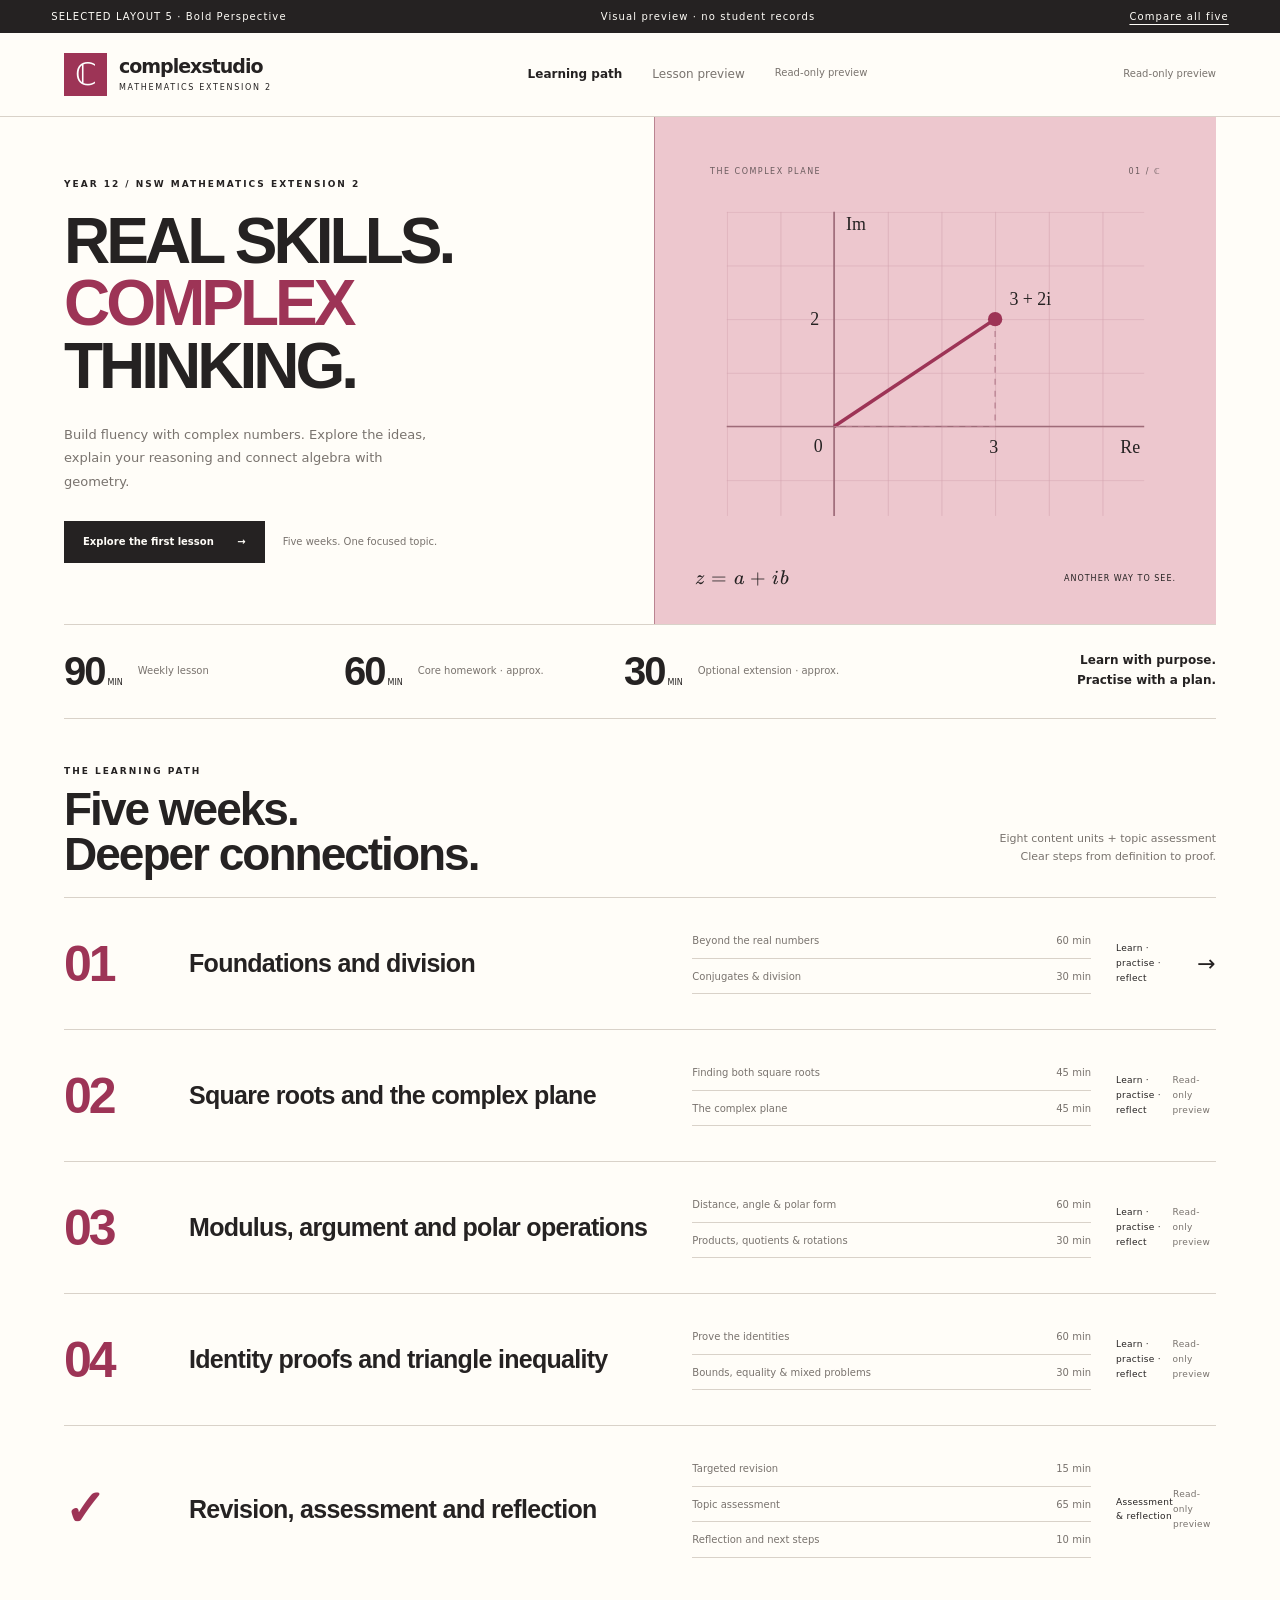
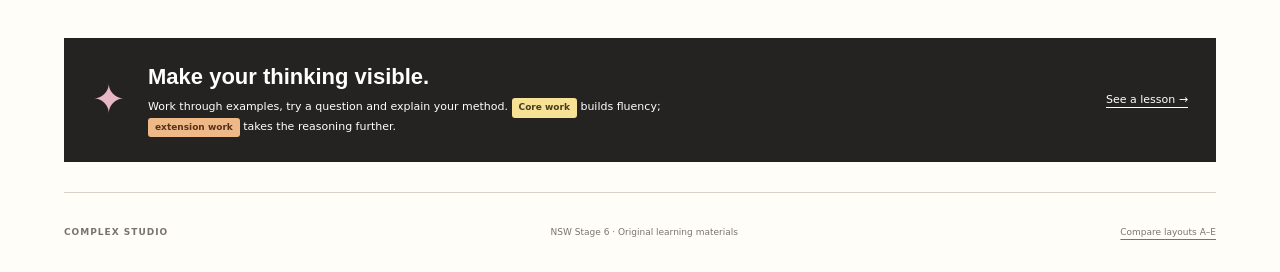
<file: index.html>
<!doctype html>
<html lang="en">
<head>
  <meta charset="utf-8"><meta name="viewport" content="width=device-width,initial-scale=1">
  <title>E · Bold Perspective · Complex Studio</title>
  <link rel="stylesheet" href="assets/design-options.css">
  <link rel="stylesheet" href="assets/katex/katex.min.css">
  <script defer src="assets/katex/katex.min.js"></script><script defer src="assets/katex/contrib/auto-render.min.js"></script>
  <script defer src="assets/design-options.js"></script>
</head>
<body class="design-e">
<a class="skip-link" href="#content">Skip to content</a>
<div class="preview-bar"><span>SELECTED LAYOUT 5 · Bold Perspective</span><span>Visual preview · no student records</span><a href="layouts.html">Compare all five</a></div>
<div class="site-shell">
<header class="site-header">
  <a class="logo" href="e.html"><span class="logo-mark">ℂ</span><span>complex<span class="logo-second">studio</span><small>MATHEMATICS EXTENSION 2</small></span></a>
  <nav aria-label="Preview navigation"><a href="e.html" aria-current="page">Learning path</a><a href="e-lesson.html" >Lesson preview</a><span class="small-note">Read-only preview</span></nav>
  <span class="small-note">Read-only preview</span>
  <div class="rail-caption">YEAR 12<br>STAGE 6<br>NSW</div>
</header>
<main id="content">

<section class="hero">
  <div class="hero-copy"><p class="eyebrow">YEAR 12 / NSW MATHEMATICS EXTENSION 2</p><div class="topic-tag">TOPIC 01 · COMPLEX NUMBERS</div><h1>REAL SKILLS.<br><em>COMPLEX</em><br>THINKING.</h1><p class="intro">Build fluency with complex numbers. Explore the ideas, explain your reasoning and connect algebra with geometry.</p><div class="hero-actions"><a class="primary" href="e-lesson.html">Explore the first lesson <span aria-hidden="true">→</span></a><span class="small-note">Five weeks. One focused topic.</span></div></div>
  <div class="hero-visual"><div class="visual-top"><span>THE COMPLEX PLANE</span><span>01 / ℂ</span></div>
    <svg viewBox="0 0 420 320" role="img" aria-label="Argand diagram: 3 plus 2i is at coordinates (3,2); each grid interval is one unit."><defs><pattern id="grid" x="35" y="30" width="45" height="45" patternUnits="userSpaceOnUse"><path d="M45 0H0V45" fill="none" class="grid-line"/></pattern></defs><rect x="35" y="30" width="350" height="255" fill="url(#grid)"/><path d="M35 210H385 M125 30V285" class="axis-line"/><path d="M125 210L260 120" class="radius-line"/><path d="M260 120V210H125" class="guide-line"/><circle cx="260" cy="120" r="6" class="point"/><g class="graph-label"><text x="272" y="108">3 + 2i</text><text x="365" y="232">Re</text><text x="135" y="45">Im</text><text x="108" y="231">0</text><text x="255" y="232">3</text><text x="105" y="125">2</text></g></svg>
    <div class="visual-bottom"><span>\(z=a+ib\)</span><span>ANOTHER WAY TO SEE.</span></div>
  </div>
</section>
<section class="rhythm" aria-label="Weekly workload"><div><span class="rhythm-number">90<span>MIN</span></span><span>Weekly lesson</span></div><div><span class="rhythm-number">60<span>MIN</span></span><span>Core homework · approx.</span></div><div><span class="rhythm-number">30<span>MIN</span></span><span>Optional extension · approx.</span></div><p>Learn with purpose.<br>Practise with a plan.</p></section>
<section class="learning-path"><div class="section-heading"><div><p class="eyebrow">THE LEARNING PATH</p><h2>Five weeks.<br class="e-only"> Deeper connections.</h2></div><p>Eight content units + topic assessment<br>Clear steps from definition to proof.</p></div><div class="week-grid">
<article class="week-card"><div class="week-top"><span>WEEK 1</span><span class="week-icon">01</span></div><h3>Foundations and division</h3><div class="unit-list"><p>Beyond the real numbers<span>60 min</span></p><p>Conjugates &amp; division<span>30 min</span></p></div><div class="week-footer"><span>Learn · practise · reflect</span><a href="e-lesson.html" aria-label="Preview week 1">→</a></div></article><article class="week-card"><div class="week-top"><span>WEEK 2</span><span class="week-icon">02</span></div><h3>Square roots and the complex plane</h3><div class="unit-list"><p>Finding both square roots<span>45 min</span></p><p>The complex plane<span>45 min</span></p></div><div class="week-footer"><span>Learn · practise · reflect</span><span class="small-note">Read-only preview</span></div></article><article class="week-card"><div class="week-top"><span>WEEK 3</span><span class="week-icon">03</span></div><h3>Modulus, argument and polar operations</h3><div class="unit-list"><p>Distance, angle &amp; polar form<span>60 min</span></p><p>Products, quotients &amp; rotations<span>30 min</span></p></div><div class="week-footer"><span>Learn · practise · reflect</span><span class="small-note">Read-only preview</span></div></article><article class="week-card"><div class="week-top"><span>WEEK 4</span><span class="week-icon">04</span></div><h3>Identity proofs and triangle inequality</h3><div class="unit-list"><p>Prove the identities<span>60 min</span></p><p>Bounds, equality &amp; mixed problems<span>30 min</span></p></div><div class="week-footer"><span>Learn · practise · reflect</span><span class="small-note">Read-only preview</span></div></article><article class="week-card"><div class="week-top"><span>WEEK 5</span><span class="week-icon">✓</span></div><h3>Revision, assessment and reflection</h3><div class="unit-list"><p>Targeted revision<span>15 min</span></p><p>Topic assessment<span>65 min</span></p><p>Reflection and next steps<span>10 min</span></p></div><div class="week-footer"><span>Assessment & reflection</span><span class="small-note">Read-only preview</span></div></article>
</div></section>
<section class="practice-note"><span class="note-symbol">✦</span><div><h3>Make your thinking visible.</h3><p>Work through examples, try a question and explain your method. <span class="core-label">Core work</span> builds fluency; <span class="extension-label">extension work</span> takes the reasoning further.</p></div><a href="e-lesson.html">See a lesson →</a></section>

<footer><span>COMPLEX STUDIO</span><span>NSW Stage 6 · Original learning materials</span><a href="layouts.html">Compare layouts A–E</a></footer>
</main></div></body></html>
</file>
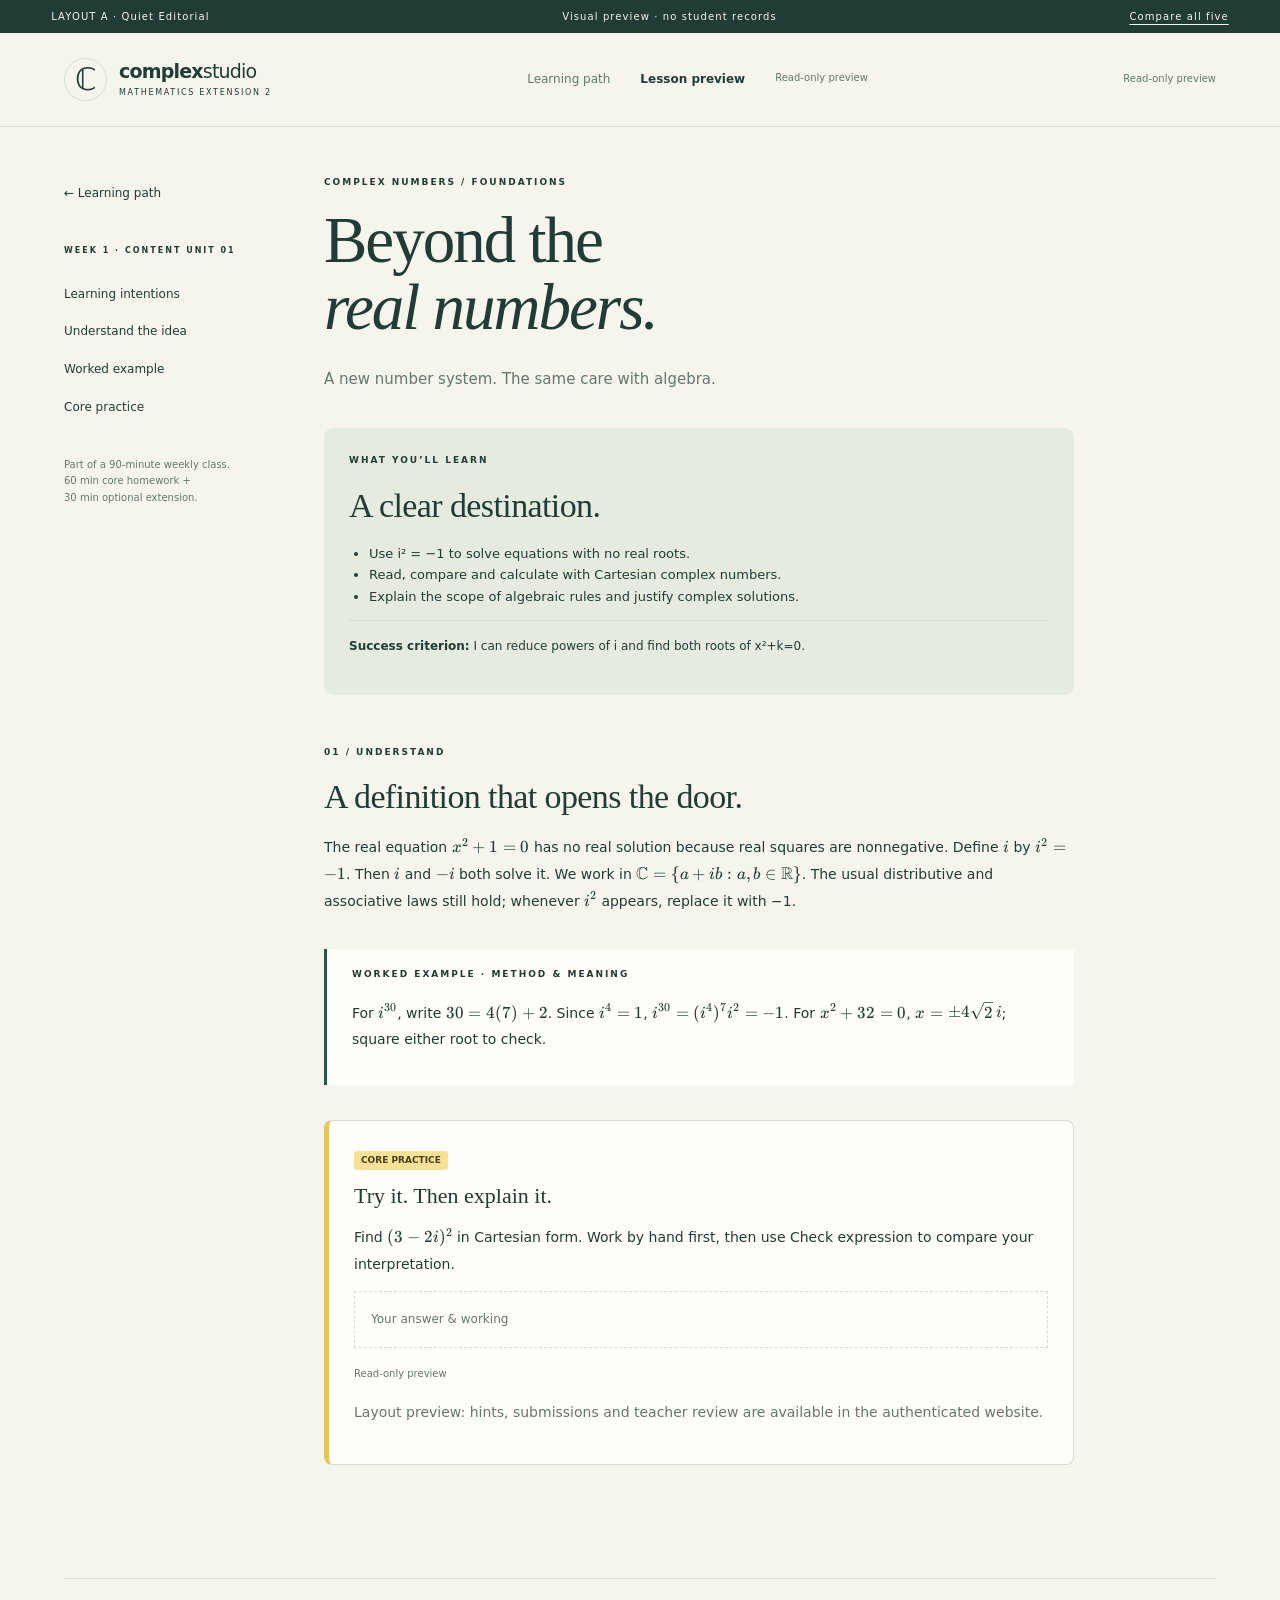
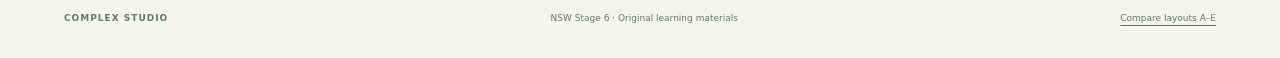
<file: a-lesson.html>
<!doctype html>
<html lang="en">
<head>
  <meta charset="utf-8"><meta name="viewport" content="width=device-width,initial-scale=1">
  <title>A · Quiet Editorial · Complex Studio</title>
  <link rel="stylesheet" href="assets/design-options.css">
  <link rel="stylesheet" href="assets/katex/katex.min.css">
  <script defer src="assets/katex/katex.min.js"></script><script defer src="assets/katex/contrib/auto-render.min.js"></script>
  <script defer src="assets/design-options.js"></script>
</head>
<body class="design-a">
<a class="skip-link" href="#content">Skip to content</a>
<div class="preview-bar"><span>LAYOUT A · Quiet Editorial</span><span>Visual preview · no student records</span><a href="layouts.html">Compare all five</a></div>
<div class="site-shell">
<header class="site-header">
  <a class="logo" href="a.html"><span class="logo-mark">ℂ</span><span>complex<span class="logo-second">studio</span><small>MATHEMATICS EXTENSION 2</small></span></a>
  <nav aria-label="Preview navigation"><a href="a.html" >Learning path</a><a href="a-lesson.html" aria-current="page">Lesson preview</a><span class="small-note">Read-only preview</span></nav>
  <span class="small-note">Read-only preview</span>
  <div class="rail-caption">YEAR 12<br>STAGE 6<br>NSW</div>
</header>
<main id="content">

<div class="lesson-shell"><aside class="lesson-menu"><a href="a.html">← Learning path</a><p class="eyebrow">WEEK 1 · CONTENT UNIT 01</p><a href="#intentions">Learning intentions</a><a href="#understand">Understand the idea</a><a href="#example">Worked example</a><a href="#practice">Core practice</a><p>Part of a 90-minute weekly class.<br>60 min core homework +<br>30 min optional extension.</p></aside><article class="lesson-body"><p class="eyebrow">COMPLEX NUMBERS / FOUNDATIONS</p><h1>Beyond the<br><em>real numbers.</em></h1><p class="intro">A new number system. The same care with algebra.</p><section id="intentions" class="intentions"><p class="eyebrow">WHAT YOU’LL LEARN</p><h2>A clear destination.</h2><ul><li>Use i² = −1 to solve equations with no real roots.</li><li>Read, compare and calculate with Cartesian complex numbers.</li><li>Explain the scope of algebraic rules and justify complex solutions.</li></ul><p class="criteria"><b>Success criterion:</b> I can reduce powers of i and find both roots of x²+k=0.</p></section><section id="understand"><p class="eyebrow">01 / UNDERSTAND</p><h2>A definition that opens the door.</h2><p>The real equation \(x^2+1=0\) has no real solution because real squares are nonnegative. Define \(i\) by \(i^2=-1\). Then \(i\) and \(-i\) both solve it. We work in \(\mathbb C=\{a+ib:a,b\in\mathbb R\}\). The usual distributive and associative laws still hold; whenever \(i^2\) appears, replace it with −1.</p></section><section id="example" class="worked-example"><p class="eyebrow">WORKED EXAMPLE · METHOD & MEANING</p><p>For \(i^{30}\), write \(30=4(7)+2\). Since \(i^4=1\), \(i^{30}=(i^4)^7i^2=-1\). For \(x^2+32=0\), \(x=\pm4\sqrt2\,i\); square either root to check.</p></section><section id="practice" class="practice-card"><span class="core-label">CORE PRACTICE</span><h3>Try it. Then explain it.</h3><p>Find \((3-2i)^2\) in Cartesian form. Work by hand first, then use Check expression to compare your interpretation.</p><p class="answer-placeholder">Your answer & working</p><span class="small-note">Read-only preview</span><p class="small-note">Layout preview: hints, submissions and teacher review are available in the authenticated website.</p></section></article></div>

<footer><span>COMPLEX STUDIO</span><span>NSW Stage 6 · Original learning materials</span><a href="layouts.html">Compare layouts A–E</a></footer>
</main></div></body></html>
</file>
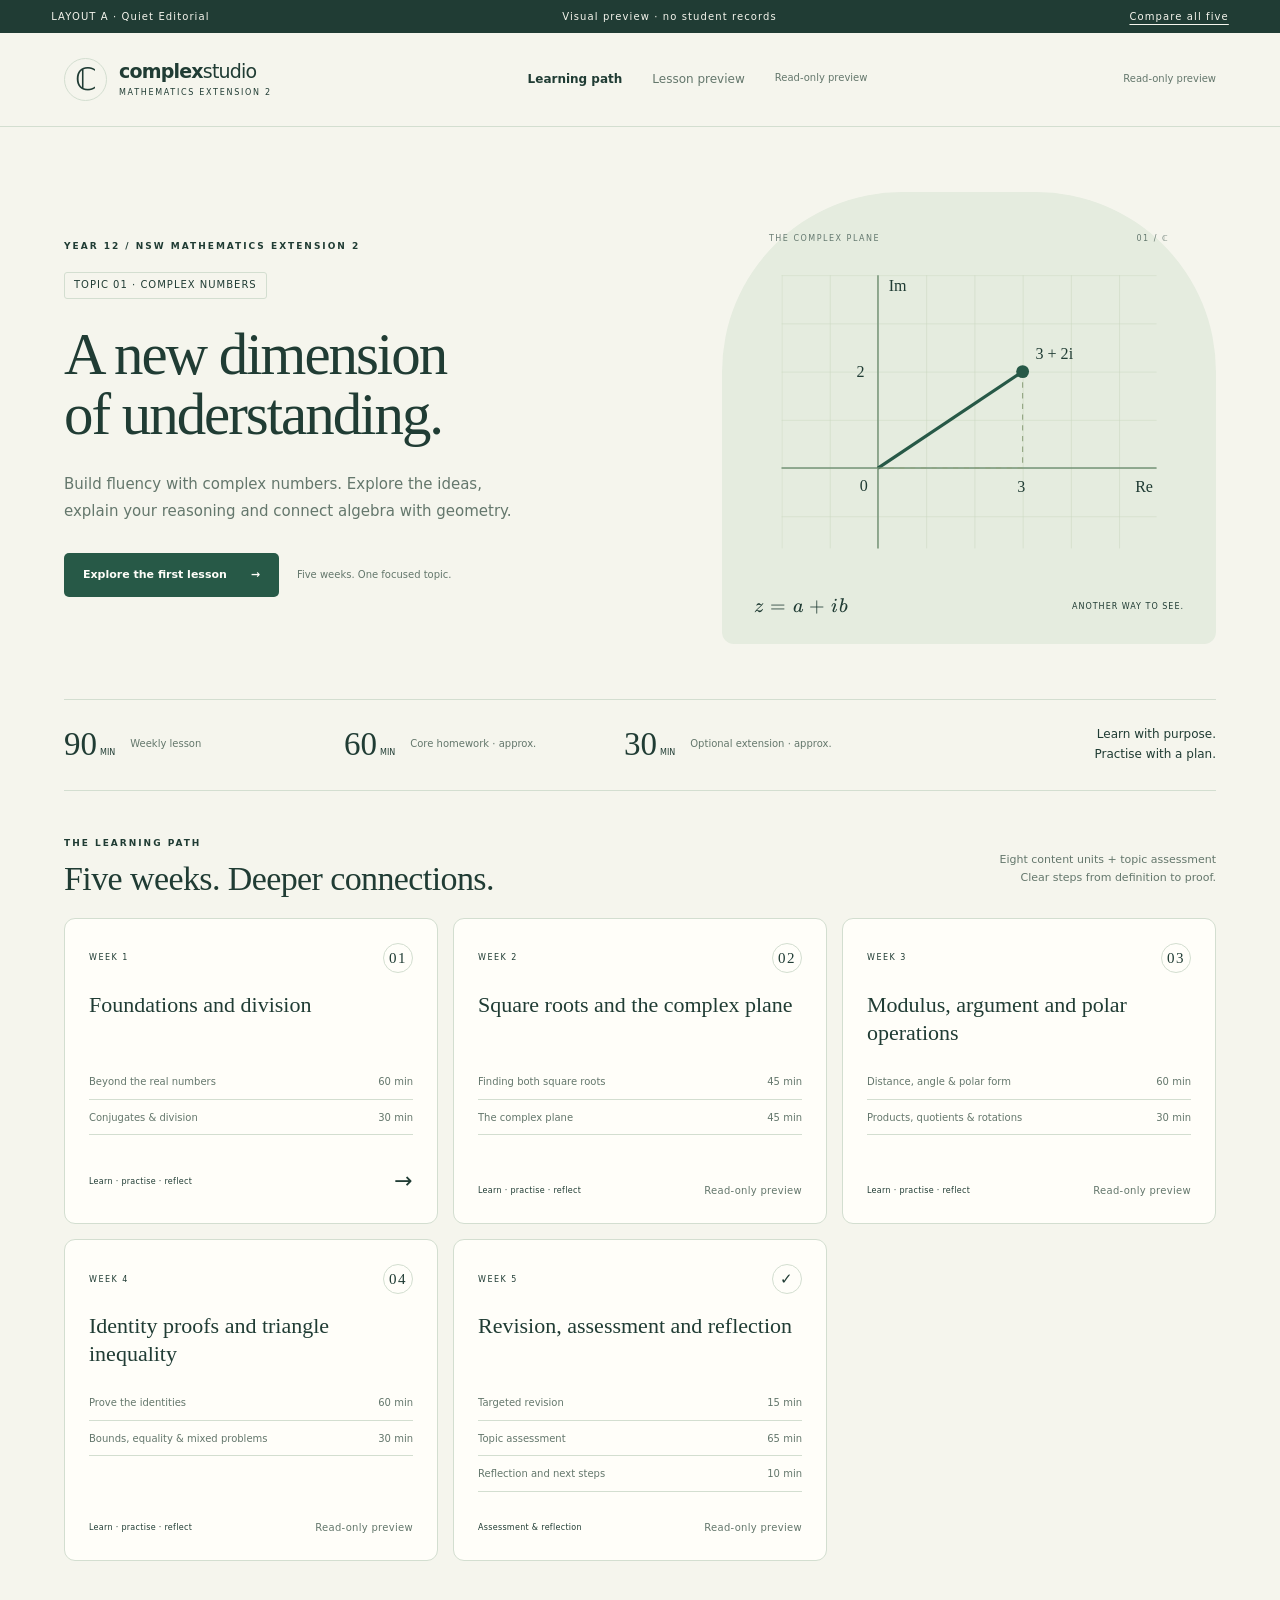
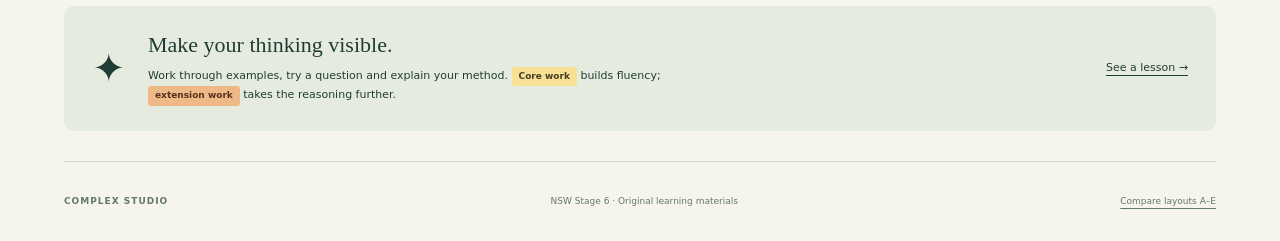
<file: a.html>
<!doctype html>
<html lang="en">
<head>
  <meta charset="utf-8"><meta name="viewport" content="width=device-width,initial-scale=1">
  <title>A · Quiet Editorial · Complex Studio</title>
  <link rel="stylesheet" href="assets/design-options.css">
  <link rel="stylesheet" href="assets/katex/katex.min.css">
  <script defer src="assets/katex/katex.min.js"></script><script defer src="assets/katex/contrib/auto-render.min.js"></script>
  <script defer src="assets/design-options.js"></script>
</head>
<body class="design-a">
<a class="skip-link" href="#content">Skip to content</a>
<div class="preview-bar"><span>LAYOUT A · Quiet Editorial</span><span>Visual preview · no student records</span><a href="layouts.html">Compare all five</a></div>
<div class="site-shell">
<header class="site-header">
  <a class="logo" href="a.html"><span class="logo-mark">ℂ</span><span>complex<span class="logo-second">studio</span><small>MATHEMATICS EXTENSION 2</small></span></a>
  <nav aria-label="Preview navigation"><a href="a.html" aria-current="page">Learning path</a><a href="a-lesson.html" >Lesson preview</a><span class="small-note">Read-only preview</span></nav>
  <span class="small-note">Read-only preview</span>
  <div class="rail-caption">YEAR 12<br>STAGE 6<br>NSW</div>
</header>
<main id="content">

<section class="hero">
  <div class="hero-copy"><p class="eyebrow">YEAR 12 / NSW MATHEMATICS EXTENSION 2</p><div class="topic-tag">TOPIC 01 · COMPLEX NUMBERS</div><h1>A new dimension<br>of understanding.</h1><p class="intro">Build fluency with complex numbers. Explore the ideas, explain your reasoning and connect algebra with geometry.</p><div class="hero-actions"><a class="primary" href="a-lesson.html">Explore the first lesson <span aria-hidden="true">→</span></a><span class="small-note">Five weeks. One focused topic.</span></div></div>
  <div class="hero-visual"><div class="visual-top"><span>THE COMPLEX PLANE</span><span>01 / ℂ</span></div>
    <svg viewBox="0 0 420 320" role="img" aria-label="Argand diagram: 3 plus 2i is at coordinates (3,2); each grid interval is one unit."><defs><pattern id="grid" x="35" y="30" width="45" height="45" patternUnits="userSpaceOnUse"><path d="M45 0H0V45" fill="none" class="grid-line"/></pattern></defs><rect x="35" y="30" width="350" height="255" fill="url(#grid)"/><path d="M35 210H385 M125 30V285" class="axis-line"/><path d="M125 210L260 120" class="radius-line"/><path d="M260 120V210H125" class="guide-line"/><circle cx="260" cy="120" r="6" class="point"/><g class="graph-label"><text x="272" y="108">3 + 2i</text><text x="365" y="232">Re</text><text x="135" y="45">Im</text><text x="108" y="231">0</text><text x="255" y="232">3</text><text x="105" y="125">2</text></g></svg>
    <div class="visual-bottom"><span>\(z=a+ib\)</span><span>ANOTHER WAY TO SEE.</span></div>
  </div>
</section>
<section class="rhythm" aria-label="Weekly workload"><div><span class="rhythm-number">90<span>MIN</span></span><span>Weekly lesson</span></div><div><span class="rhythm-number">60<span>MIN</span></span><span>Core homework · approx.</span></div><div><span class="rhythm-number">30<span>MIN</span></span><span>Optional extension · approx.</span></div><p>Learn with purpose.<br>Practise with a plan.</p></section>
<section class="learning-path"><div class="section-heading"><div><p class="eyebrow">THE LEARNING PATH</p><h2>Five weeks.<br class="e-only"> Deeper connections.</h2></div><p>Eight content units + topic assessment<br>Clear steps from definition to proof.</p></div><div class="week-grid">
<article class="week-card"><div class="week-top"><span>WEEK 1</span><span class="week-icon">01</span></div><h3>Foundations and division</h3><div class="unit-list"><p>Beyond the real numbers<span>60 min</span></p><p>Conjugates &amp; division<span>30 min</span></p></div><div class="week-footer"><span>Learn · practise · reflect</span><a href="a-lesson.html" aria-label="Preview week 1">→</a></div></article><article class="week-card"><div class="week-top"><span>WEEK 2</span><span class="week-icon">02</span></div><h3>Square roots and the complex plane</h3><div class="unit-list"><p>Finding both square roots<span>45 min</span></p><p>The complex plane<span>45 min</span></p></div><div class="week-footer"><span>Learn · practise · reflect</span><span class="small-note">Read-only preview</span></div></article><article class="week-card"><div class="week-top"><span>WEEK 3</span><span class="week-icon">03</span></div><h3>Modulus, argument and polar operations</h3><div class="unit-list"><p>Distance, angle &amp; polar form<span>60 min</span></p><p>Products, quotients &amp; rotations<span>30 min</span></p></div><div class="week-footer"><span>Learn · practise · reflect</span><span class="small-note">Read-only preview</span></div></article><article class="week-card"><div class="week-top"><span>WEEK 4</span><span class="week-icon">04</span></div><h3>Identity proofs and triangle inequality</h3><div class="unit-list"><p>Prove the identities<span>60 min</span></p><p>Bounds, equality &amp; mixed problems<span>30 min</span></p></div><div class="week-footer"><span>Learn · practise · reflect</span><span class="small-note">Read-only preview</span></div></article><article class="week-card"><div class="week-top"><span>WEEK 5</span><span class="week-icon">✓</span></div><h3>Revision, assessment and reflection</h3><div class="unit-list"><p>Targeted revision<span>15 min</span></p><p>Topic assessment<span>65 min</span></p><p>Reflection and next steps<span>10 min</span></p></div><div class="week-footer"><span>Assessment & reflection</span><span class="small-note">Read-only preview</span></div></article>
</div></section>
<section class="practice-note"><span class="note-symbol">✦</span><div><h3>Make your thinking visible.</h3><p>Work through examples, try a question and explain your method. <span class="core-label">Core work</span> builds fluency; <span class="extension-label">extension work</span> takes the reasoning further.</p></div><a href="a-lesson.html">See a lesson →</a></section>

<footer><span>COMPLEX STUDIO</span><span>NSW Stage 6 · Original learning materials</span><a href="layouts.html">Compare layouts A–E</a></footer>
</main></div></body></html>
</file>
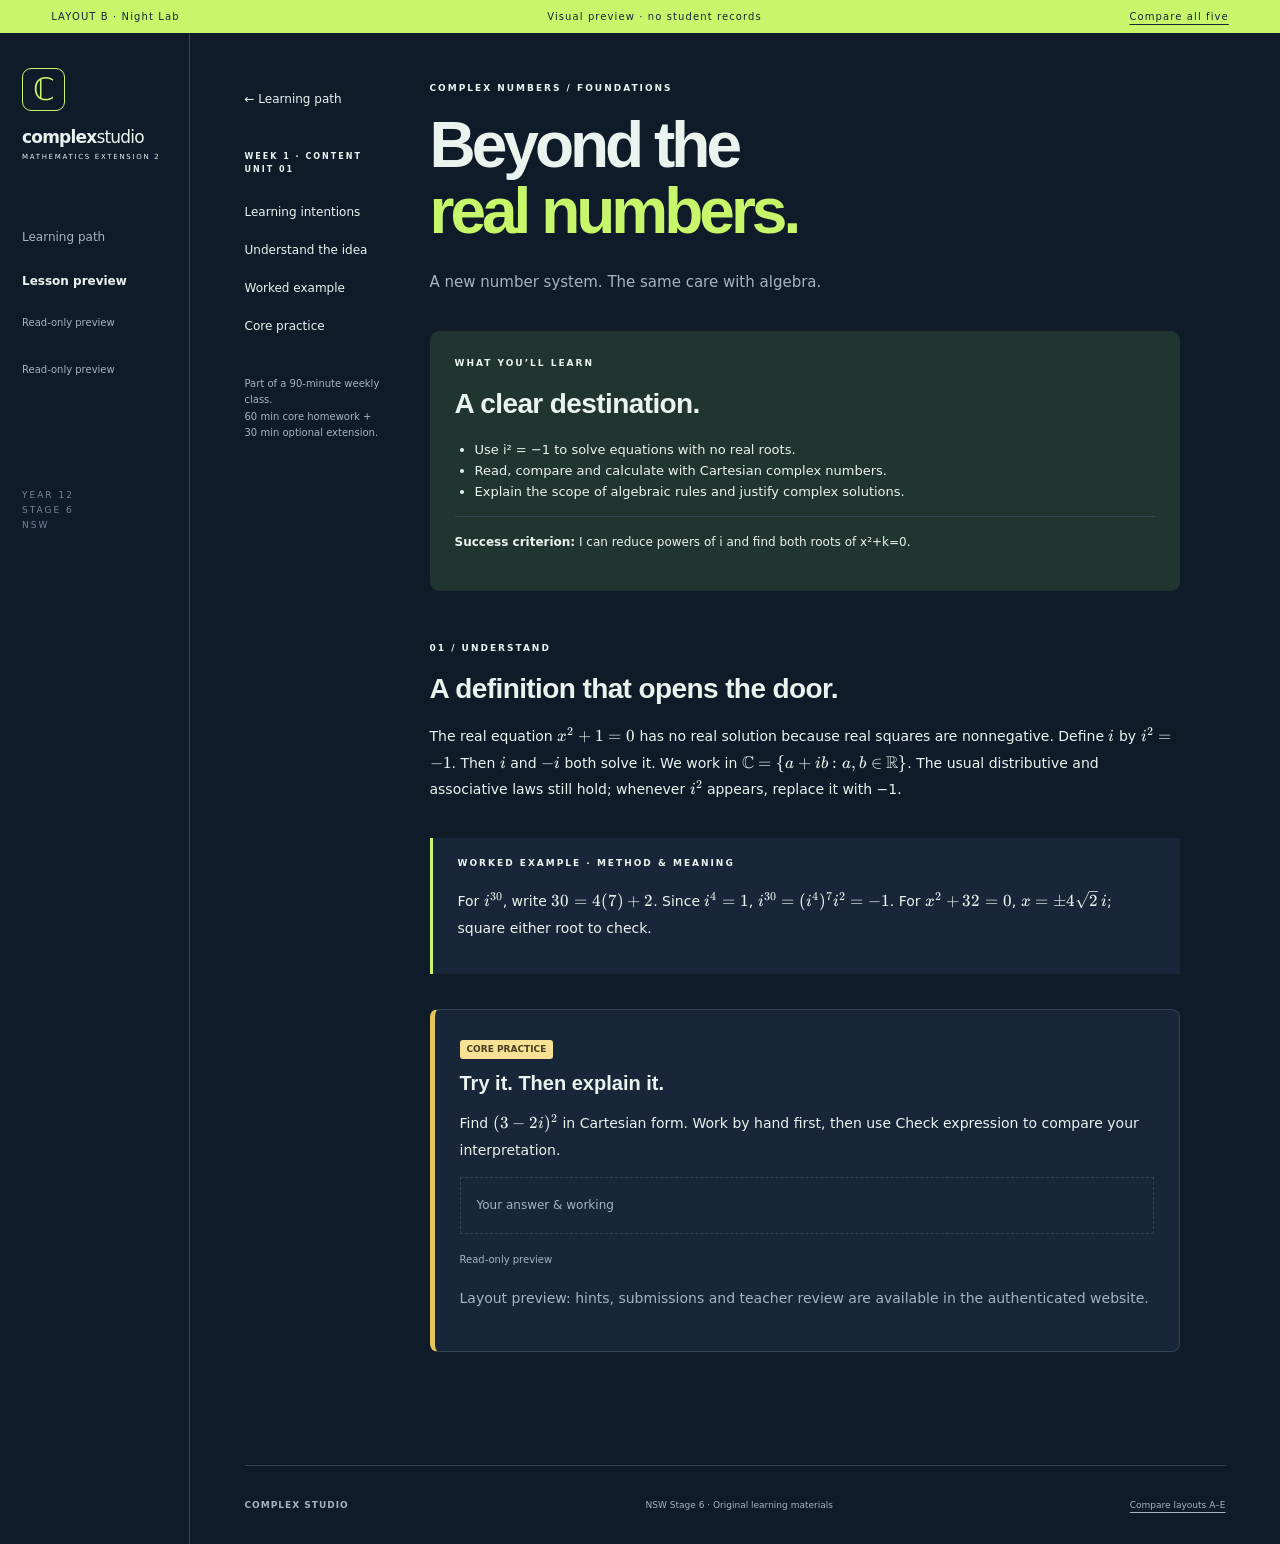
<file: b-lesson.html>
<!doctype html>
<html lang="en">
<head>
  <meta charset="utf-8"><meta name="viewport" content="width=device-width,initial-scale=1">
  <title>B · Night Lab · Complex Studio</title>
  <link rel="stylesheet" href="assets/design-options.css">
  <link rel="stylesheet" href="assets/katex/katex.min.css">
  <script defer src="assets/katex/katex.min.js"></script><script defer src="assets/katex/contrib/auto-render.min.js"></script>
  <script defer src="assets/design-options.js"></script>
</head>
<body class="design-b">
<a class="skip-link" href="#content">Skip to content</a>
<div class="preview-bar"><span>LAYOUT B · Night Lab</span><span>Visual preview · no student records</span><a href="layouts.html">Compare all five</a></div>
<div class="site-shell">
<header class="site-header">
  <a class="logo" href="b.html"><span class="logo-mark">ℂ</span><span>complex<span class="logo-second">studio</span><small>MATHEMATICS EXTENSION 2</small></span></a>
  <nav aria-label="Preview navigation"><a href="b.html" >Learning path</a><a href="b-lesson.html" aria-current="page">Lesson preview</a><span class="small-note">Read-only preview</span></nav>
  <span class="small-note">Read-only preview</span>
  <div class="rail-caption">YEAR 12<br>STAGE 6<br>NSW</div>
</header>
<main id="content">

<div class="lesson-shell"><aside class="lesson-menu"><a href="b.html">← Learning path</a><p class="eyebrow">WEEK 1 · CONTENT UNIT 01</p><a href="#intentions">Learning intentions</a><a href="#understand">Understand the idea</a><a href="#example">Worked example</a><a href="#practice">Core practice</a><p>Part of a 90-minute weekly class.<br>60 min core homework +<br>30 min optional extension.</p></aside><article class="lesson-body"><p class="eyebrow">COMPLEX NUMBERS / FOUNDATIONS</p><h1>Beyond the<br><em>real numbers.</em></h1><p class="intro">A new number system. The same care with algebra.</p><section id="intentions" class="intentions"><p class="eyebrow">WHAT YOU’LL LEARN</p><h2>A clear destination.</h2><ul><li>Use i² = −1 to solve equations with no real roots.</li><li>Read, compare and calculate with Cartesian complex numbers.</li><li>Explain the scope of algebraic rules and justify complex solutions.</li></ul><p class="criteria"><b>Success criterion:</b> I can reduce powers of i and find both roots of x²+k=0.</p></section><section id="understand"><p class="eyebrow">01 / UNDERSTAND</p><h2>A definition that opens the door.</h2><p>The real equation \(x^2+1=0\) has no real solution because real squares are nonnegative. Define \(i\) by \(i^2=-1\). Then \(i\) and \(-i\) both solve it. We work in \(\mathbb C=\{a+ib:a,b\in\mathbb R\}\). The usual distributive and associative laws still hold; whenever \(i^2\) appears, replace it with −1.</p></section><section id="example" class="worked-example"><p class="eyebrow">WORKED EXAMPLE · METHOD & MEANING</p><p>For \(i^{30}\), write \(30=4(7)+2\). Since \(i^4=1\), \(i^{30}=(i^4)^7i^2=-1\). For \(x^2+32=0\), \(x=\pm4\sqrt2\,i\); square either root to check.</p></section><section id="practice" class="practice-card"><span class="core-label">CORE PRACTICE</span><h3>Try it. Then explain it.</h3><p>Find \((3-2i)^2\) in Cartesian form. Work by hand first, then use Check expression to compare your interpretation.</p><p class="answer-placeholder">Your answer & working</p><span class="small-note">Read-only preview</span><p class="small-note">Layout preview: hints, submissions and teacher review are available in the authenticated website.</p></section></article></div>

<footer><span>COMPLEX STUDIO</span><span>NSW Stage 6 · Original learning materials</span><a href="layouts.html">Compare layouts A–E</a></footer>
</main></div></body></html>
</file>
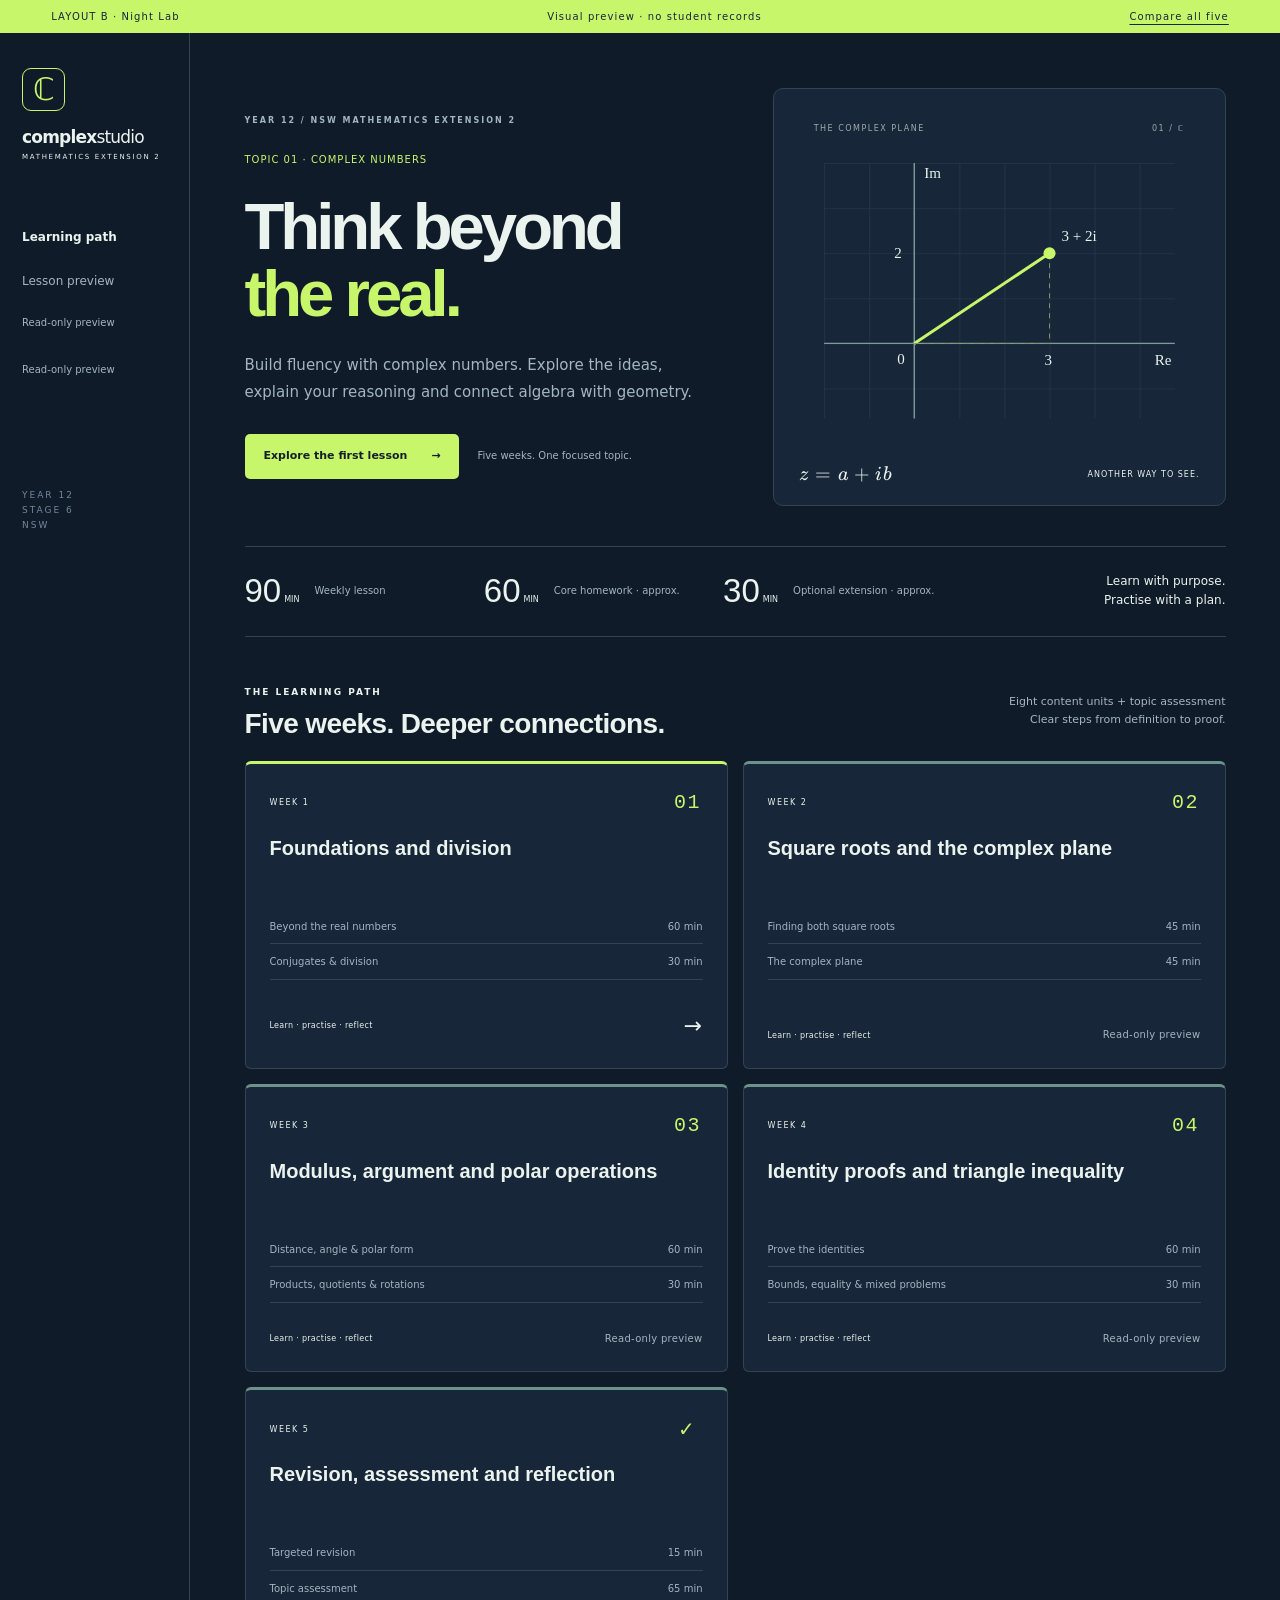
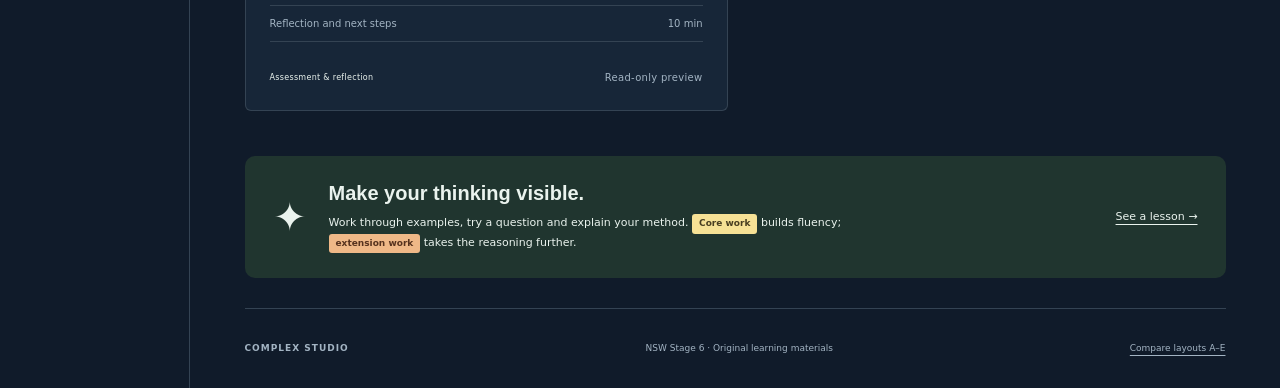
<file: b.html>
<!doctype html>
<html lang="en">
<head>
  <meta charset="utf-8"><meta name="viewport" content="width=device-width,initial-scale=1">
  <title>B · Night Lab · Complex Studio</title>
  <link rel="stylesheet" href="assets/design-options.css">
  <link rel="stylesheet" href="assets/katex/katex.min.css">
  <script defer src="assets/katex/katex.min.js"></script><script defer src="assets/katex/contrib/auto-render.min.js"></script>
  <script defer src="assets/design-options.js"></script>
</head>
<body class="design-b">
<a class="skip-link" href="#content">Skip to content</a>
<div class="preview-bar"><span>LAYOUT B · Night Lab</span><span>Visual preview · no student records</span><a href="layouts.html">Compare all five</a></div>
<div class="site-shell">
<header class="site-header">
  <a class="logo" href="b.html"><span class="logo-mark">ℂ</span><span>complex<span class="logo-second">studio</span><small>MATHEMATICS EXTENSION 2</small></span></a>
  <nav aria-label="Preview navigation"><a href="b.html" aria-current="page">Learning path</a><a href="b-lesson.html" >Lesson preview</a><span class="small-note">Read-only preview</span></nav>
  <span class="small-note">Read-only preview</span>
  <div class="rail-caption">YEAR 12<br>STAGE 6<br>NSW</div>
</header>
<main id="content">

<section class="hero">
  <div class="hero-copy"><p class="eyebrow">YEAR 12 / NSW MATHEMATICS EXTENSION 2</p><div class="topic-tag">TOPIC 01 · COMPLEX NUMBERS</div><h1>Think beyond<br><em>the real.</em></h1><p class="intro">Build fluency with complex numbers. Explore the ideas, explain your reasoning and connect algebra with geometry.</p><div class="hero-actions"><a class="primary" href="b-lesson.html">Explore the first lesson <span aria-hidden="true">→</span></a><span class="small-note">Five weeks. One focused topic.</span></div></div>
  <div class="hero-visual"><div class="visual-top"><span>THE COMPLEX PLANE</span><span>01 / ℂ</span></div>
    <svg viewBox="0 0 420 320" role="img" aria-label="Argand diagram: 3 plus 2i is at coordinates (3,2); each grid interval is one unit."><defs><pattern id="grid" x="35" y="30" width="45" height="45" patternUnits="userSpaceOnUse"><path d="M45 0H0V45" fill="none" class="grid-line"/></pattern></defs><rect x="35" y="30" width="350" height="255" fill="url(#grid)"/><path d="M35 210H385 M125 30V285" class="axis-line"/><path d="M125 210L260 120" class="radius-line"/><path d="M260 120V210H125" class="guide-line"/><circle cx="260" cy="120" r="6" class="point"/><g class="graph-label"><text x="272" y="108">3 + 2i</text><text x="365" y="232">Re</text><text x="135" y="45">Im</text><text x="108" y="231">0</text><text x="255" y="232">3</text><text x="105" y="125">2</text></g></svg>
    <div class="visual-bottom"><span>\(z=a+ib\)</span><span>ANOTHER WAY TO SEE.</span></div>
  </div>
</section>
<section class="rhythm" aria-label="Weekly workload"><div><span class="rhythm-number">90<span>MIN</span></span><span>Weekly lesson</span></div><div><span class="rhythm-number">60<span>MIN</span></span><span>Core homework · approx.</span></div><div><span class="rhythm-number">30<span>MIN</span></span><span>Optional extension · approx.</span></div><p>Learn with purpose.<br>Practise with a plan.</p></section>
<section class="learning-path"><div class="section-heading"><div><p class="eyebrow">THE LEARNING PATH</p><h2>Five weeks.<br class="e-only"> Deeper connections.</h2></div><p>Eight content units + topic assessment<br>Clear steps from definition to proof.</p></div><div class="week-grid">
<article class="week-card"><div class="week-top"><span>WEEK 1</span><span class="week-icon">01</span></div><h3>Foundations and division</h3><div class="unit-list"><p>Beyond the real numbers<span>60 min</span></p><p>Conjugates &amp; division<span>30 min</span></p></div><div class="week-footer"><span>Learn · practise · reflect</span><a href="b-lesson.html" aria-label="Preview week 1">→</a></div></article><article class="week-card"><div class="week-top"><span>WEEK 2</span><span class="week-icon">02</span></div><h3>Square roots and the complex plane</h3><div class="unit-list"><p>Finding both square roots<span>45 min</span></p><p>The complex plane<span>45 min</span></p></div><div class="week-footer"><span>Learn · practise · reflect</span><span class="small-note">Read-only preview</span></div></article><article class="week-card"><div class="week-top"><span>WEEK 3</span><span class="week-icon">03</span></div><h3>Modulus, argument and polar operations</h3><div class="unit-list"><p>Distance, angle &amp; polar form<span>60 min</span></p><p>Products, quotients &amp; rotations<span>30 min</span></p></div><div class="week-footer"><span>Learn · practise · reflect</span><span class="small-note">Read-only preview</span></div></article><article class="week-card"><div class="week-top"><span>WEEK 4</span><span class="week-icon">04</span></div><h3>Identity proofs and triangle inequality</h3><div class="unit-list"><p>Prove the identities<span>60 min</span></p><p>Bounds, equality &amp; mixed problems<span>30 min</span></p></div><div class="week-footer"><span>Learn · practise · reflect</span><span class="small-note">Read-only preview</span></div></article><article class="week-card"><div class="week-top"><span>WEEK 5</span><span class="week-icon">✓</span></div><h3>Revision, assessment and reflection</h3><div class="unit-list"><p>Targeted revision<span>15 min</span></p><p>Topic assessment<span>65 min</span></p><p>Reflection and next steps<span>10 min</span></p></div><div class="week-footer"><span>Assessment & reflection</span><span class="small-note">Read-only preview</span></div></article>
</div></section>
<section class="practice-note"><span class="note-symbol">✦</span><div><h3>Make your thinking visible.</h3><p>Work through examples, try a question and explain your method. <span class="core-label">Core work</span> builds fluency; <span class="extension-label">extension work</span> takes the reasoning further.</p></div><a href="b-lesson.html">See a lesson →</a></section>

<footer><span>COMPLEX STUDIO</span><span>NSW Stage 6 · Original learning materials</span><a href="layouts.html">Compare layouts A–E</a></footer>
</main></div></body></html>
</file>
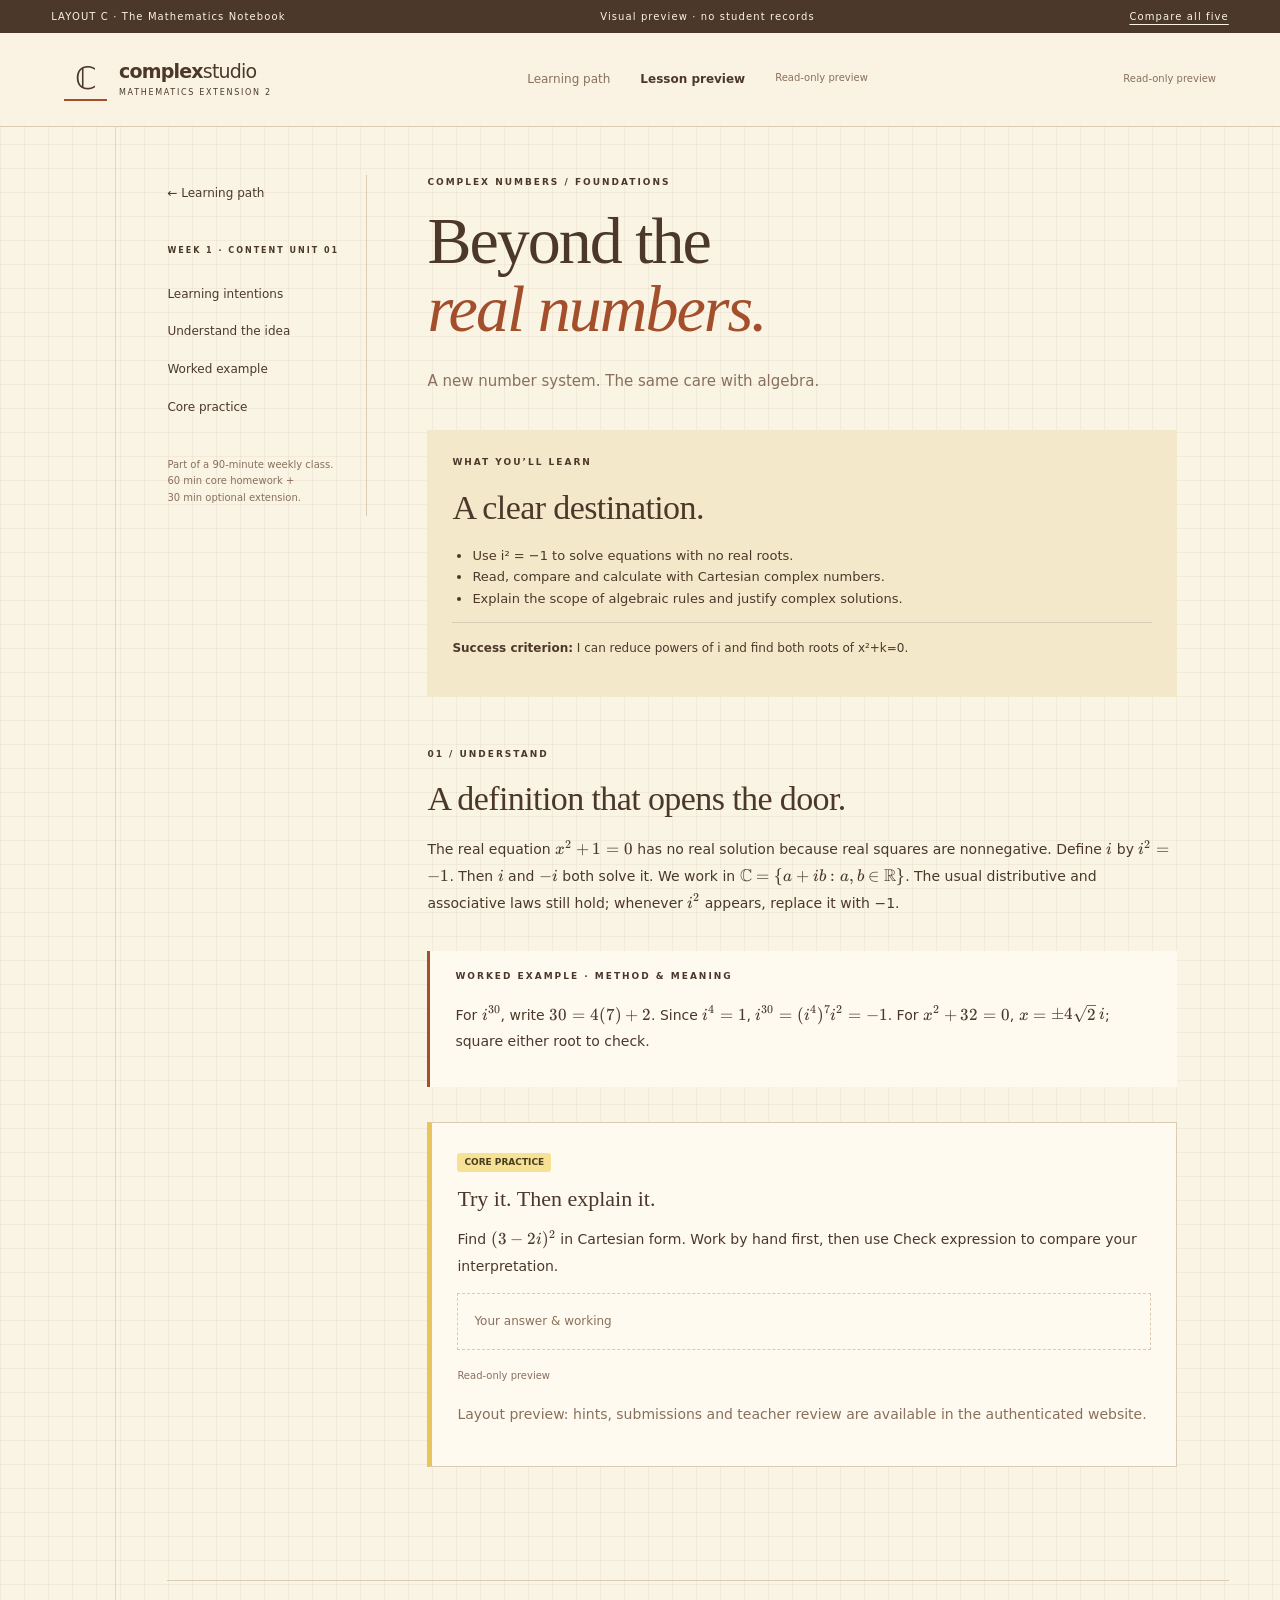
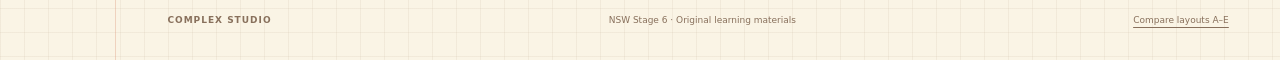
<file: c-lesson.html>
<!doctype html>
<html lang="en">
<head>
  <meta charset="utf-8"><meta name="viewport" content="width=device-width,initial-scale=1">
  <title>C · The Mathematics Notebook · Complex Studio</title>
  <link rel="stylesheet" href="assets/design-options.css">
  <link rel="stylesheet" href="assets/katex/katex.min.css">
  <script defer src="assets/katex/katex.min.js"></script><script defer src="assets/katex/contrib/auto-render.min.js"></script>
  <script defer src="assets/design-options.js"></script>
</head>
<body class="design-c">
<a class="skip-link" href="#content">Skip to content</a>
<div class="preview-bar"><span>LAYOUT C · The Mathematics Notebook</span><span>Visual preview · no student records</span><a href="layouts.html">Compare all five</a></div>
<div class="site-shell">
<header class="site-header">
  <a class="logo" href="c.html"><span class="logo-mark">ℂ</span><span>complex<span class="logo-second">studio</span><small>MATHEMATICS EXTENSION 2</small></span></a>
  <nav aria-label="Preview navigation"><a href="c.html" >Learning path</a><a href="c-lesson.html" aria-current="page">Lesson preview</a><span class="small-note">Read-only preview</span></nav>
  <span class="small-note">Read-only preview</span>
  <div class="rail-caption">YEAR 12<br>STAGE 6<br>NSW</div>
</header>
<main id="content">

<div class="lesson-shell"><aside class="lesson-menu"><a href="c.html">← Learning path</a><p class="eyebrow">WEEK 1 · CONTENT UNIT 01</p><a href="#intentions">Learning intentions</a><a href="#understand">Understand the idea</a><a href="#example">Worked example</a><a href="#practice">Core practice</a><p>Part of a 90-minute weekly class.<br>60 min core homework +<br>30 min optional extension.</p></aside><article class="lesson-body"><p class="eyebrow">COMPLEX NUMBERS / FOUNDATIONS</p><h1>Beyond the<br><em>real numbers.</em></h1><p class="intro">A new number system. The same care with algebra.</p><section id="intentions" class="intentions"><p class="eyebrow">WHAT YOU’LL LEARN</p><h2>A clear destination.</h2><ul><li>Use i² = −1 to solve equations with no real roots.</li><li>Read, compare and calculate with Cartesian complex numbers.</li><li>Explain the scope of algebraic rules and justify complex solutions.</li></ul><p class="criteria"><b>Success criterion:</b> I can reduce powers of i and find both roots of x²+k=0.</p></section><section id="understand"><p class="eyebrow">01 / UNDERSTAND</p><h2>A definition that opens the door.</h2><p>The real equation \(x^2+1=0\) has no real solution because real squares are nonnegative. Define \(i\) by \(i^2=-1\). Then \(i\) and \(-i\) both solve it. We work in \(\mathbb C=\{a+ib:a,b\in\mathbb R\}\). The usual distributive and associative laws still hold; whenever \(i^2\) appears, replace it with −1.</p></section><section id="example" class="worked-example"><p class="eyebrow">WORKED EXAMPLE · METHOD & MEANING</p><p>For \(i^{30}\), write \(30=4(7)+2\). Since \(i^4=1\), \(i^{30}=(i^4)^7i^2=-1\). For \(x^2+32=0\), \(x=\pm4\sqrt2\,i\); square either root to check.</p></section><section id="practice" class="practice-card"><span class="core-label">CORE PRACTICE</span><h3>Try it. Then explain it.</h3><p>Find \((3-2i)^2\) in Cartesian form. Work by hand first, then use Check expression to compare your interpretation.</p><p class="answer-placeholder">Your answer & working</p><span class="small-note">Read-only preview</span><p class="small-note">Layout preview: hints, submissions and teacher review are available in the authenticated website.</p></section></article></div>

<footer><span>COMPLEX STUDIO</span><span>NSW Stage 6 · Original learning materials</span><a href="layouts.html">Compare layouts A–E</a></footer>
</main></div></body></html>
</file>
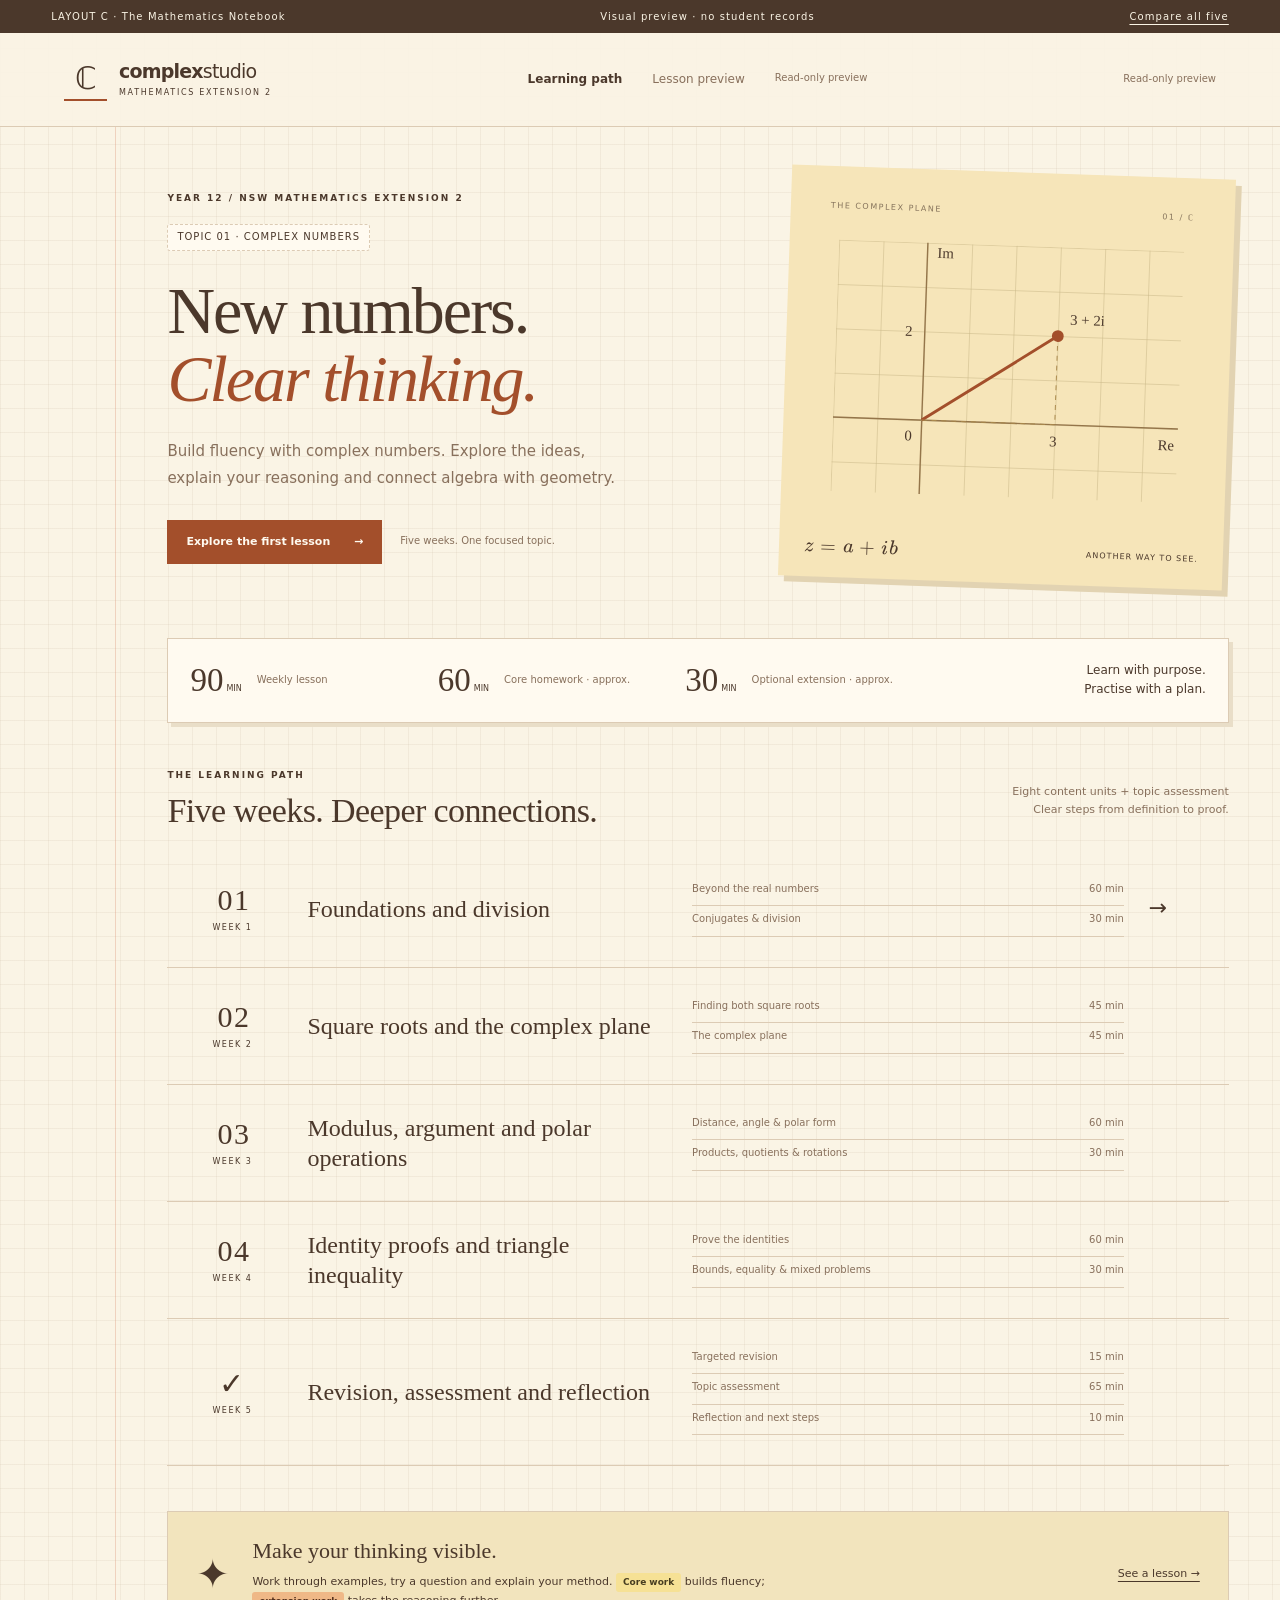
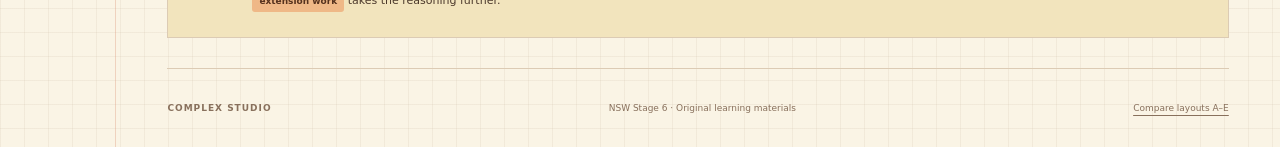
<file: c.html>
<!doctype html>
<html lang="en">
<head>
  <meta charset="utf-8"><meta name="viewport" content="width=device-width,initial-scale=1">
  <title>C · The Mathematics Notebook · Complex Studio</title>
  <link rel="stylesheet" href="assets/design-options.css">
  <link rel="stylesheet" href="assets/katex/katex.min.css">
  <script defer src="assets/katex/katex.min.js"></script><script defer src="assets/katex/contrib/auto-render.min.js"></script>
  <script defer src="assets/design-options.js"></script>
</head>
<body class="design-c">
<a class="skip-link" href="#content">Skip to content</a>
<div class="preview-bar"><span>LAYOUT C · The Mathematics Notebook</span><span>Visual preview · no student records</span><a href="layouts.html">Compare all five</a></div>
<div class="site-shell">
<header class="site-header">
  <a class="logo" href="c.html"><span class="logo-mark">ℂ</span><span>complex<span class="logo-second">studio</span><small>MATHEMATICS EXTENSION 2</small></span></a>
  <nav aria-label="Preview navigation"><a href="c.html" aria-current="page">Learning path</a><a href="c-lesson.html" >Lesson preview</a><span class="small-note">Read-only preview</span></nav>
  <span class="small-note">Read-only preview</span>
  <div class="rail-caption">YEAR 12<br>STAGE 6<br>NSW</div>
</header>
<main id="content">

<section class="hero">
  <div class="hero-copy"><p class="eyebrow">YEAR 12 / NSW MATHEMATICS EXTENSION 2</p><div class="topic-tag">TOPIC 01 · COMPLEX NUMBERS</div><h1>New numbers.<br><em>Clear thinking.</em></h1><p class="intro">Build fluency with complex numbers. Explore the ideas, explain your reasoning and connect algebra with geometry.</p><div class="hero-actions"><a class="primary" href="c-lesson.html">Explore the first lesson <span aria-hidden="true">→</span></a><span class="small-note">Five weeks. One focused topic.</span></div></div>
  <div class="hero-visual"><div class="visual-top"><span>THE COMPLEX PLANE</span><span>01 / ℂ</span></div>
    <svg viewBox="0 0 420 320" role="img" aria-label="Argand diagram: 3 plus 2i is at coordinates (3,2); each grid interval is one unit."><defs><pattern id="grid" x="35" y="30" width="45" height="45" patternUnits="userSpaceOnUse"><path d="M45 0H0V45" fill="none" class="grid-line"/></pattern></defs><rect x="35" y="30" width="350" height="255" fill="url(#grid)"/><path d="M35 210H385 M125 30V285" class="axis-line"/><path d="M125 210L260 120" class="radius-line"/><path d="M260 120V210H125" class="guide-line"/><circle cx="260" cy="120" r="6" class="point"/><g class="graph-label"><text x="272" y="108">3 + 2i</text><text x="365" y="232">Re</text><text x="135" y="45">Im</text><text x="108" y="231">0</text><text x="255" y="232">3</text><text x="105" y="125">2</text></g></svg>
    <div class="visual-bottom"><span>\(z=a+ib\)</span><span>ANOTHER WAY TO SEE.</span></div>
  </div>
</section>
<section class="rhythm" aria-label="Weekly workload"><div><span class="rhythm-number">90<span>MIN</span></span><span>Weekly lesson</span></div><div><span class="rhythm-number">60<span>MIN</span></span><span>Core homework · approx.</span></div><div><span class="rhythm-number">30<span>MIN</span></span><span>Optional extension · approx.</span></div><p>Learn with purpose.<br>Practise with a plan.</p></section>
<section class="learning-path"><div class="section-heading"><div><p class="eyebrow">THE LEARNING PATH</p><h2>Five weeks.<br class="e-only"> Deeper connections.</h2></div><p>Eight content units + topic assessment<br>Clear steps from definition to proof.</p></div><div class="week-grid">
<article class="week-card"><div class="week-top"><span>WEEK 1</span><span class="week-icon">01</span></div><h3>Foundations and division</h3><div class="unit-list"><p>Beyond the real numbers<span>60 min</span></p><p>Conjugates &amp; division<span>30 min</span></p></div><div class="week-footer"><span>Learn · practise · reflect</span><a href="c-lesson.html" aria-label="Preview week 1">→</a></div></article><article class="week-card"><div class="week-top"><span>WEEK 2</span><span class="week-icon">02</span></div><h3>Square roots and the complex plane</h3><div class="unit-list"><p>Finding both square roots<span>45 min</span></p><p>The complex plane<span>45 min</span></p></div><div class="week-footer"><span>Learn · practise · reflect</span><span class="small-note">Read-only preview</span></div></article><article class="week-card"><div class="week-top"><span>WEEK 3</span><span class="week-icon">03</span></div><h3>Modulus, argument and polar operations</h3><div class="unit-list"><p>Distance, angle &amp; polar form<span>60 min</span></p><p>Products, quotients &amp; rotations<span>30 min</span></p></div><div class="week-footer"><span>Learn · practise · reflect</span><span class="small-note">Read-only preview</span></div></article><article class="week-card"><div class="week-top"><span>WEEK 4</span><span class="week-icon">04</span></div><h3>Identity proofs and triangle inequality</h3><div class="unit-list"><p>Prove the identities<span>60 min</span></p><p>Bounds, equality &amp; mixed problems<span>30 min</span></p></div><div class="week-footer"><span>Learn · practise · reflect</span><span class="small-note">Read-only preview</span></div></article><article class="week-card"><div class="week-top"><span>WEEK 5</span><span class="week-icon">✓</span></div><h3>Revision, assessment and reflection</h3><div class="unit-list"><p>Targeted revision<span>15 min</span></p><p>Topic assessment<span>65 min</span></p><p>Reflection and next steps<span>10 min</span></p></div><div class="week-footer"><span>Assessment & reflection</span><span class="small-note">Read-only preview</span></div></article>
</div></section>
<section class="practice-note"><span class="note-symbol">✦</span><div><h3>Make your thinking visible.</h3><p>Work through examples, try a question and explain your method. <span class="core-label">Core work</span> builds fluency; <span class="extension-label">extension work</span> takes the reasoning further.</p></div><a href="c-lesson.html">See a lesson →</a></section>

<footer><span>COMPLEX STUDIO</span><span>NSW Stage 6 · Original learning materials</span><a href="layouts.html">Compare layouts A–E</a></footer>
</main></div></body></html>
</file>
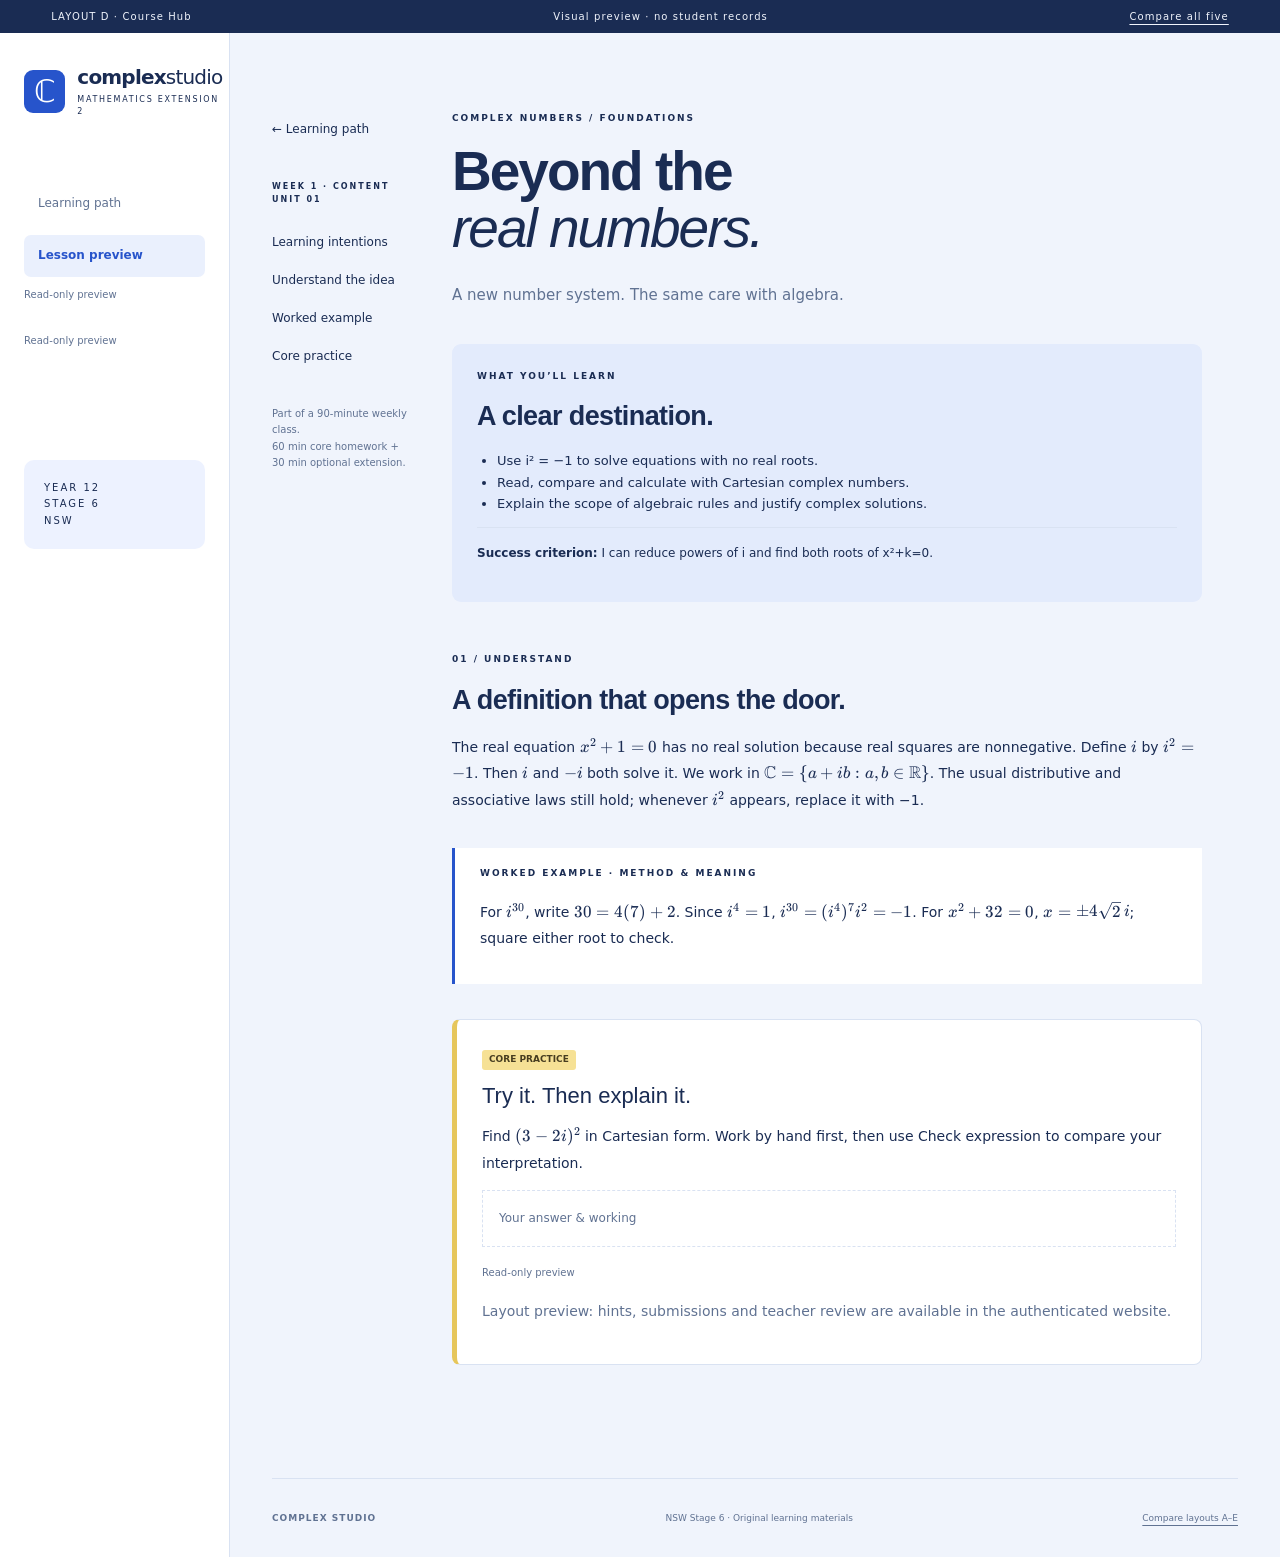
<file: d-lesson.html>
<!doctype html>
<html lang="en">
<head>
  <meta charset="utf-8"><meta name="viewport" content="width=device-width,initial-scale=1">
  <title>D · Course Hub · Complex Studio</title>
  <link rel="stylesheet" href="assets/design-options.css">
  <link rel="stylesheet" href="assets/katex/katex.min.css">
  <script defer src="assets/katex/katex.min.js"></script><script defer src="assets/katex/contrib/auto-render.min.js"></script>
  <script defer src="assets/design-options.js"></script>
</head>
<body class="design-d">
<a class="skip-link" href="#content">Skip to content</a>
<div class="preview-bar"><span>LAYOUT D · Course Hub</span><span>Visual preview · no student records</span><a href="layouts.html">Compare all five</a></div>
<div class="site-shell">
<header class="site-header">
  <a class="logo" href="d.html"><span class="logo-mark">ℂ</span><span>complex<span class="logo-second">studio</span><small>MATHEMATICS EXTENSION 2</small></span></a>
  <nav aria-label="Preview navigation"><a href="d.html" >Learning path</a><a href="d-lesson.html" aria-current="page">Lesson preview</a><span class="small-note">Read-only preview</span></nav>
  <span class="small-note">Read-only preview</span>
  <div class="rail-caption">YEAR 12<br>STAGE 6<br>NSW</div>
</header>
<main id="content">

<div class="lesson-shell"><aside class="lesson-menu"><a href="d.html">← Learning path</a><p class="eyebrow">WEEK 1 · CONTENT UNIT 01</p><a href="#intentions">Learning intentions</a><a href="#understand">Understand the idea</a><a href="#example">Worked example</a><a href="#practice">Core practice</a><p>Part of a 90-minute weekly class.<br>60 min core homework +<br>30 min optional extension.</p></aside><article class="lesson-body"><p class="eyebrow">COMPLEX NUMBERS / FOUNDATIONS</p><h1>Beyond the<br><em>real numbers.</em></h1><p class="intro">A new number system. The same care with algebra.</p><section id="intentions" class="intentions"><p class="eyebrow">WHAT YOU’LL LEARN</p><h2>A clear destination.</h2><ul><li>Use i² = −1 to solve equations with no real roots.</li><li>Read, compare and calculate with Cartesian complex numbers.</li><li>Explain the scope of algebraic rules and justify complex solutions.</li></ul><p class="criteria"><b>Success criterion:</b> I can reduce powers of i and find both roots of x²+k=0.</p></section><section id="understand"><p class="eyebrow">01 / UNDERSTAND</p><h2>A definition that opens the door.</h2><p>The real equation \(x^2+1=0\) has no real solution because real squares are nonnegative. Define \(i\) by \(i^2=-1\). Then \(i\) and \(-i\) both solve it. We work in \(\mathbb C=\{a+ib:a,b\in\mathbb R\}\). The usual distributive and associative laws still hold; whenever \(i^2\) appears, replace it with −1.</p></section><section id="example" class="worked-example"><p class="eyebrow">WORKED EXAMPLE · METHOD & MEANING</p><p>For \(i^{30}\), write \(30=4(7)+2\). Since \(i^4=1\), \(i^{30}=(i^4)^7i^2=-1\). For \(x^2+32=0\), \(x=\pm4\sqrt2\,i\); square either root to check.</p></section><section id="practice" class="practice-card"><span class="core-label">CORE PRACTICE</span><h3>Try it. Then explain it.</h3><p>Find \((3-2i)^2\) in Cartesian form. Work by hand first, then use Check expression to compare your interpretation.</p><p class="answer-placeholder">Your answer & working</p><span class="small-note">Read-only preview</span><p class="small-note">Layout preview: hints, submissions and teacher review are available in the authenticated website.</p></section></article></div>

<footer><span>COMPLEX STUDIO</span><span>NSW Stage 6 · Original learning materials</span><a href="layouts.html">Compare layouts A–E</a></footer>
</main></div></body></html>
</file>
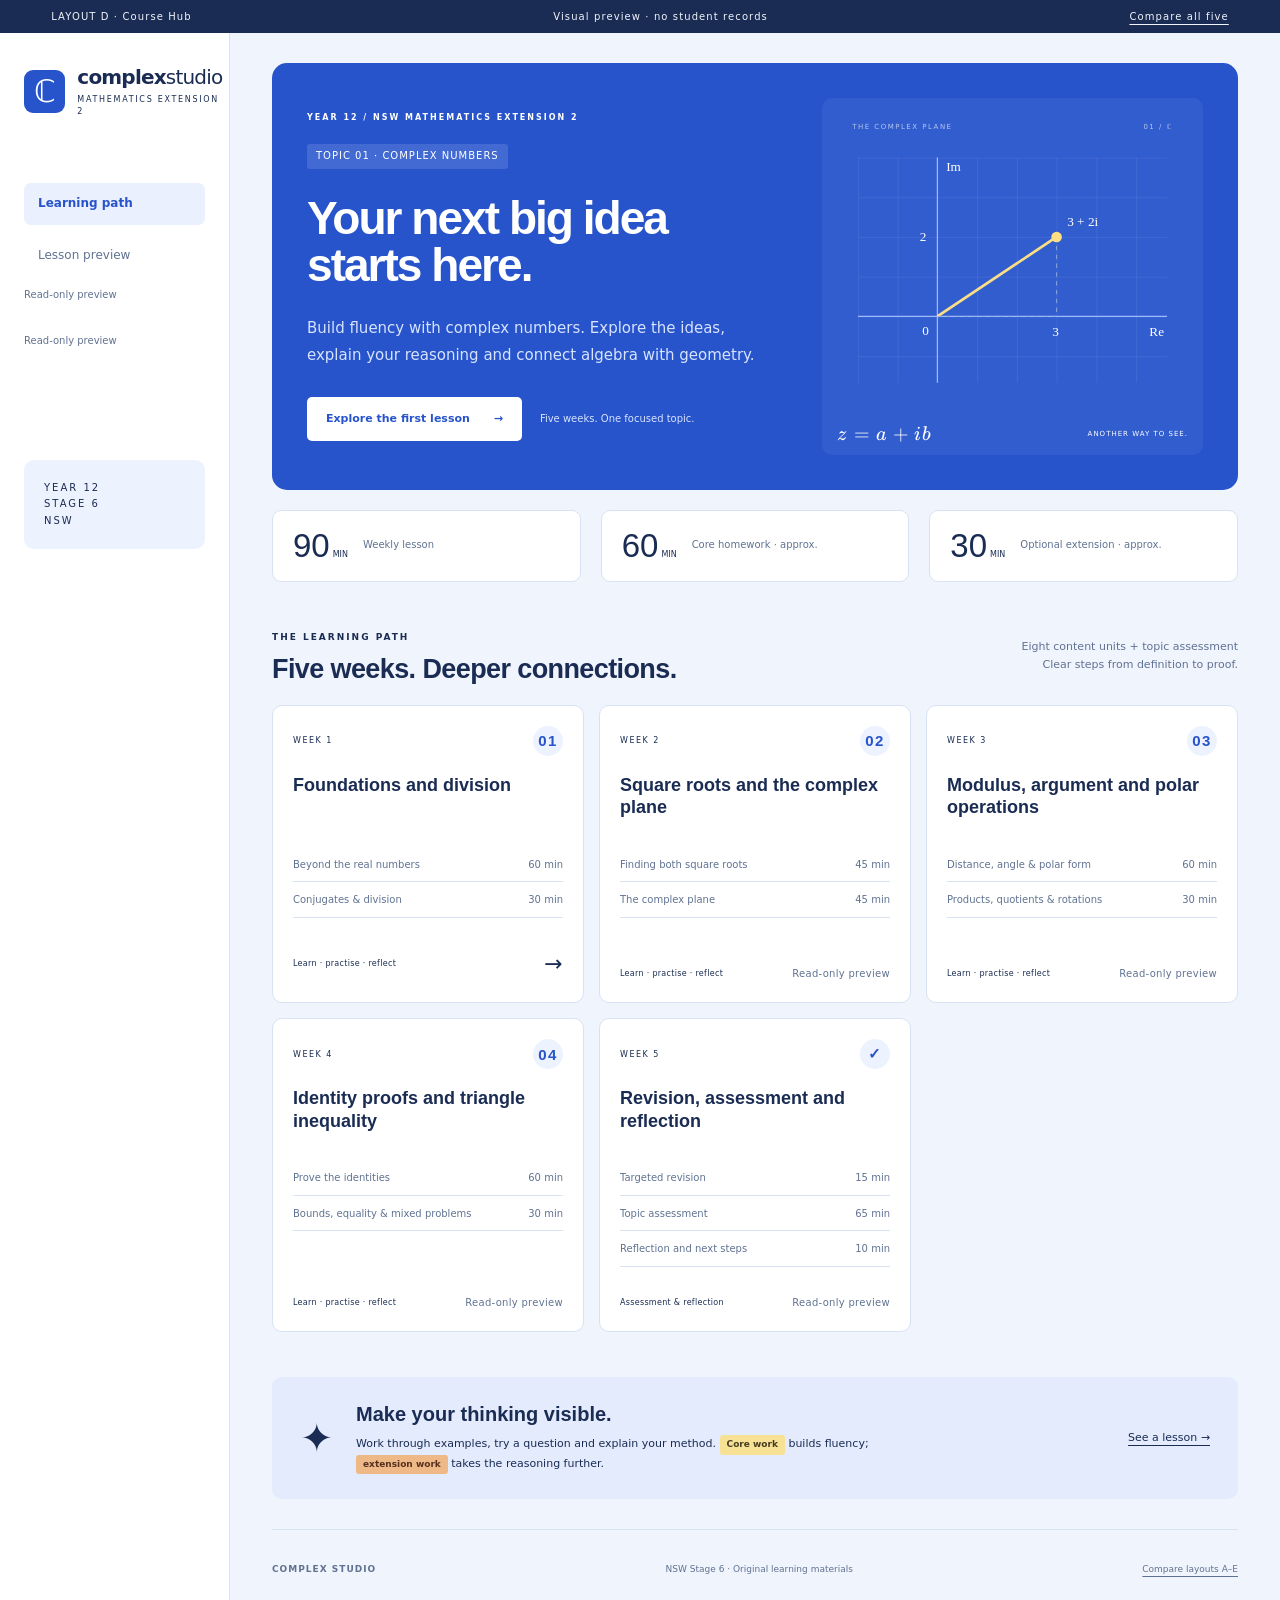
<file: d.html>
<!doctype html>
<html lang="en">
<head>
  <meta charset="utf-8"><meta name="viewport" content="width=device-width,initial-scale=1">
  <title>D · Course Hub · Complex Studio</title>
  <link rel="stylesheet" href="assets/design-options.css">
  <link rel="stylesheet" href="assets/katex/katex.min.css">
  <script defer src="assets/katex/katex.min.js"></script><script defer src="assets/katex/contrib/auto-render.min.js"></script>
  <script defer src="assets/design-options.js"></script>
</head>
<body class="design-d">
<a class="skip-link" href="#content">Skip to content</a>
<div class="preview-bar"><span>LAYOUT D · Course Hub</span><span>Visual preview · no student records</span><a href="layouts.html">Compare all five</a></div>
<div class="site-shell">
<header class="site-header">
  <a class="logo" href="d.html"><span class="logo-mark">ℂ</span><span>complex<span class="logo-second">studio</span><small>MATHEMATICS EXTENSION 2</small></span></a>
  <nav aria-label="Preview navigation"><a href="d.html" aria-current="page">Learning path</a><a href="d-lesson.html" >Lesson preview</a><span class="small-note">Read-only preview</span></nav>
  <span class="small-note">Read-only preview</span>
  <div class="rail-caption">YEAR 12<br>STAGE 6<br>NSW</div>
</header>
<main id="content">

<section class="hero">
  <div class="hero-copy"><p class="eyebrow">YEAR 12 / NSW MATHEMATICS EXTENSION 2</p><div class="topic-tag">TOPIC 01 · COMPLEX NUMBERS</div><h1>Your next big idea<br>starts here.</h1><p class="intro">Build fluency with complex numbers. Explore the ideas, explain your reasoning and connect algebra with geometry.</p><div class="hero-actions"><a class="primary" href="d-lesson.html">Explore the first lesson <span aria-hidden="true">→</span></a><span class="small-note">Five weeks. One focused topic.</span></div></div>
  <div class="hero-visual"><div class="visual-top"><span>THE COMPLEX PLANE</span><span>01 / ℂ</span></div>
    <svg viewBox="0 0 420 320" role="img" aria-label="Argand diagram: 3 plus 2i is at coordinates (3,2); each grid interval is one unit."><defs><pattern id="grid" x="35" y="30" width="45" height="45" patternUnits="userSpaceOnUse"><path d="M45 0H0V45" fill="none" class="grid-line"/></pattern></defs><rect x="35" y="30" width="350" height="255" fill="url(#grid)"/><path d="M35 210H385 M125 30V285" class="axis-line"/><path d="M125 210L260 120" class="radius-line"/><path d="M260 120V210H125" class="guide-line"/><circle cx="260" cy="120" r="6" class="point"/><g class="graph-label"><text x="272" y="108">3 + 2i</text><text x="365" y="232">Re</text><text x="135" y="45">Im</text><text x="108" y="231">0</text><text x="255" y="232">3</text><text x="105" y="125">2</text></g></svg>
    <div class="visual-bottom"><span>\(z=a+ib\)</span><span>ANOTHER WAY TO SEE.</span></div>
  </div>
</section>
<section class="rhythm" aria-label="Weekly workload"><div><span class="rhythm-number">90<span>MIN</span></span><span>Weekly lesson</span></div><div><span class="rhythm-number">60<span>MIN</span></span><span>Core homework · approx.</span></div><div><span class="rhythm-number">30<span>MIN</span></span><span>Optional extension · approx.</span></div><p>Learn with purpose.<br>Practise with a plan.</p></section>
<section class="learning-path"><div class="section-heading"><div><p class="eyebrow">THE LEARNING PATH</p><h2>Five weeks.<br class="e-only"> Deeper connections.</h2></div><p>Eight content units + topic assessment<br>Clear steps from definition to proof.</p></div><div class="week-grid">
<article class="week-card"><div class="week-top"><span>WEEK 1</span><span class="week-icon">01</span></div><h3>Foundations and division</h3><div class="unit-list"><p>Beyond the real numbers<span>60 min</span></p><p>Conjugates &amp; division<span>30 min</span></p></div><div class="week-footer"><span>Learn · practise · reflect</span><a href="d-lesson.html" aria-label="Preview week 1">→</a></div></article><article class="week-card"><div class="week-top"><span>WEEK 2</span><span class="week-icon">02</span></div><h3>Square roots and the complex plane</h3><div class="unit-list"><p>Finding both square roots<span>45 min</span></p><p>The complex plane<span>45 min</span></p></div><div class="week-footer"><span>Learn · practise · reflect</span><span class="small-note">Read-only preview</span></div></article><article class="week-card"><div class="week-top"><span>WEEK 3</span><span class="week-icon">03</span></div><h3>Modulus, argument and polar operations</h3><div class="unit-list"><p>Distance, angle &amp; polar form<span>60 min</span></p><p>Products, quotients &amp; rotations<span>30 min</span></p></div><div class="week-footer"><span>Learn · practise · reflect</span><span class="small-note">Read-only preview</span></div></article><article class="week-card"><div class="week-top"><span>WEEK 4</span><span class="week-icon">04</span></div><h3>Identity proofs and triangle inequality</h3><div class="unit-list"><p>Prove the identities<span>60 min</span></p><p>Bounds, equality &amp; mixed problems<span>30 min</span></p></div><div class="week-footer"><span>Learn · practise · reflect</span><span class="small-note">Read-only preview</span></div></article><article class="week-card"><div class="week-top"><span>WEEK 5</span><span class="week-icon">✓</span></div><h3>Revision, assessment and reflection</h3><div class="unit-list"><p>Targeted revision<span>15 min</span></p><p>Topic assessment<span>65 min</span></p><p>Reflection and next steps<span>10 min</span></p></div><div class="week-footer"><span>Assessment & reflection</span><span class="small-note">Read-only preview</span></div></article>
</div></section>
<section class="practice-note"><span class="note-symbol">✦</span><div><h3>Make your thinking visible.</h3><p>Work through examples, try a question and explain your method. <span class="core-label">Core work</span> builds fluency; <span class="extension-label">extension work</span> takes the reasoning further.</p></div><a href="d-lesson.html">See a lesson →</a></section>

<footer><span>COMPLEX STUDIO</span><span>NSW Stage 6 · Original learning materials</span><a href="layouts.html">Compare layouts A–E</a></footer>
</main></div></body></html>
</file>
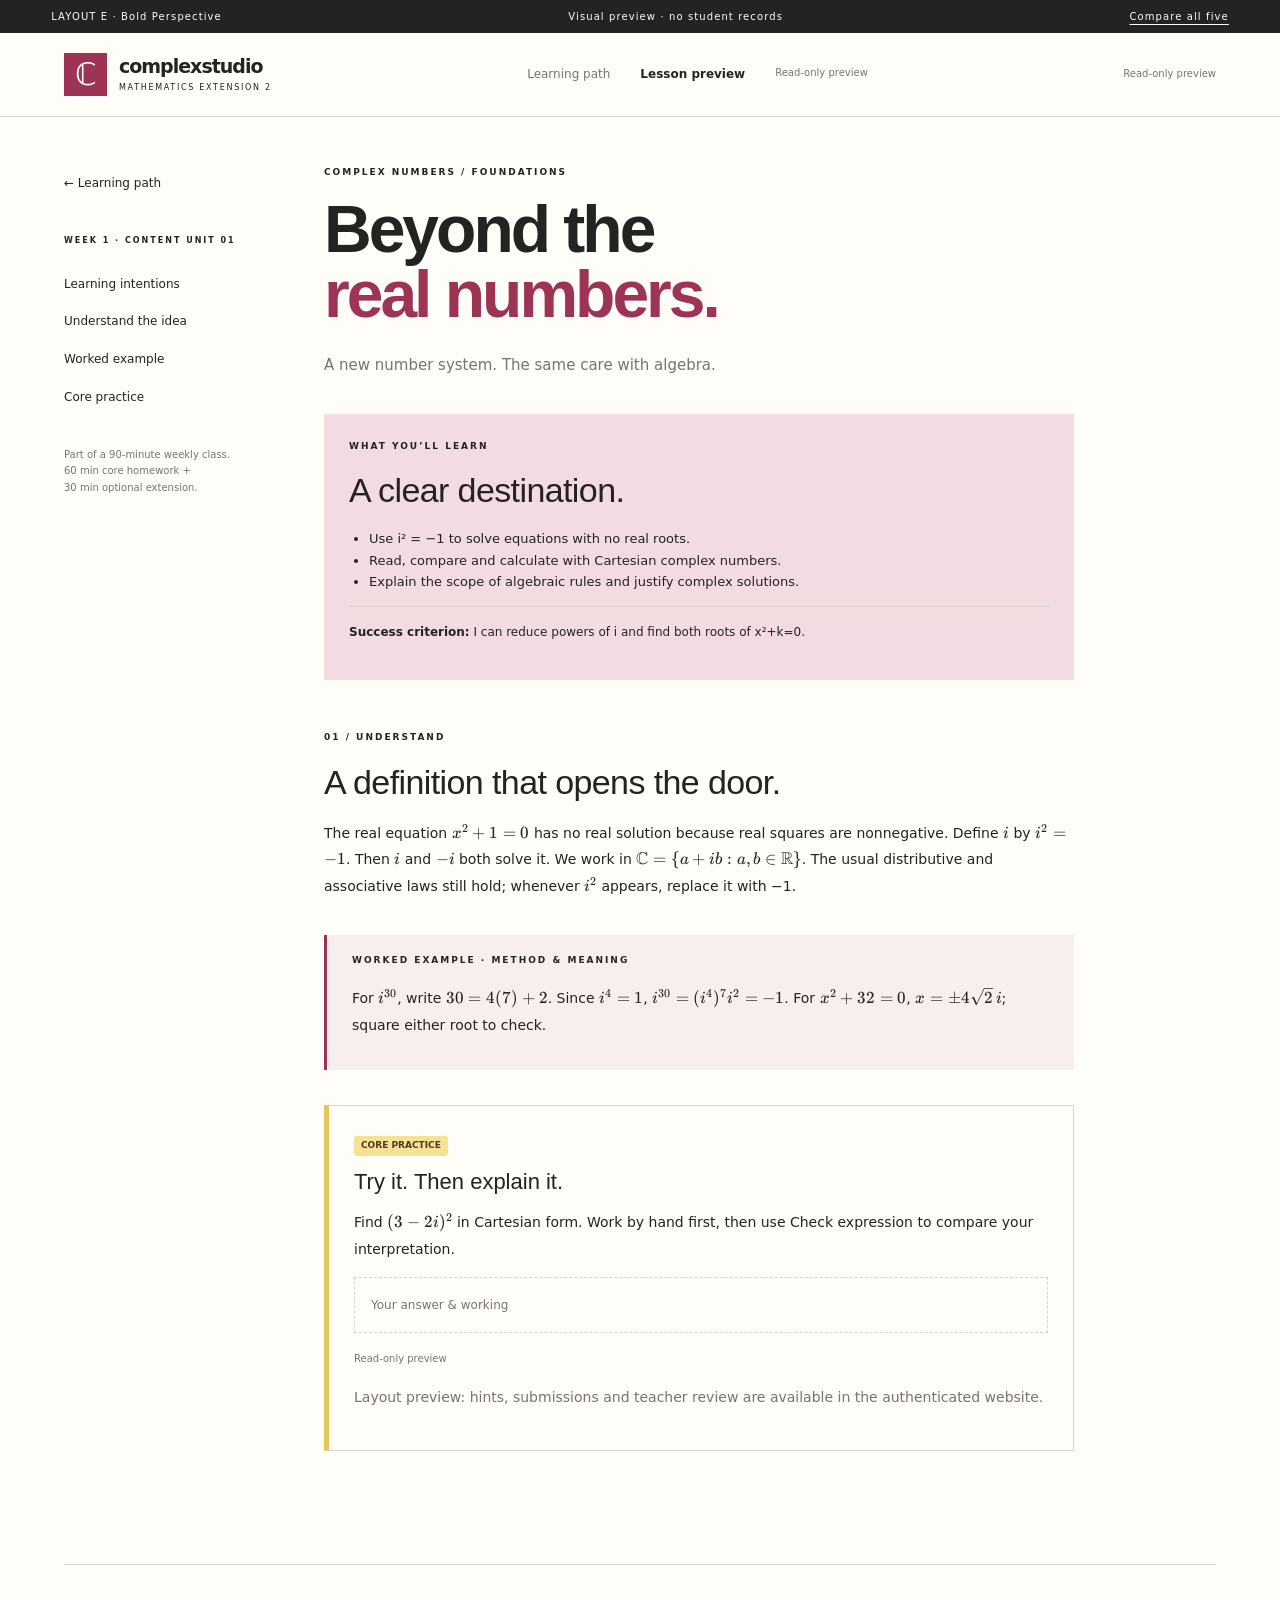
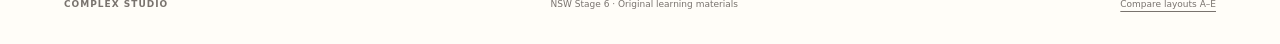
<file: e-lesson.html>
<!doctype html>
<html lang="en">
<head>
  <meta charset="utf-8"><meta name="viewport" content="width=device-width,initial-scale=1">
  <title>E · Bold Perspective · Complex Studio</title>
  <link rel="stylesheet" href="assets/design-options.css">
  <link rel="stylesheet" href="assets/katex/katex.min.css">
  <script defer src="assets/katex/katex.min.js"></script><script defer src="assets/katex/contrib/auto-render.min.js"></script>
  <script defer src="assets/design-options.js"></script>
</head>
<body class="design-e">
<a class="skip-link" href="#content">Skip to content</a>
<div class="preview-bar"><span>LAYOUT E · Bold Perspective</span><span>Visual preview · no student records</span><a href="layouts.html">Compare all five</a></div>
<div class="site-shell">
<header class="site-header">
  <a class="logo" href="e.html"><span class="logo-mark">ℂ</span><span>complex<span class="logo-second">studio</span><small>MATHEMATICS EXTENSION 2</small></span></a>
  <nav aria-label="Preview navigation"><a href="e.html" >Learning path</a><a href="e-lesson.html" aria-current="page">Lesson preview</a><span class="small-note">Read-only preview</span></nav>
  <span class="small-note">Read-only preview</span>
  <div class="rail-caption">YEAR 12<br>STAGE 6<br>NSW</div>
</header>
<main id="content">

<div class="lesson-shell"><aside class="lesson-menu"><a href="e.html">← Learning path</a><p class="eyebrow">WEEK 1 · CONTENT UNIT 01</p><a href="#intentions">Learning intentions</a><a href="#understand">Understand the idea</a><a href="#example">Worked example</a><a href="#practice">Core practice</a><p>Part of a 90-minute weekly class.<br>60 min core homework +<br>30 min optional extension.</p></aside><article class="lesson-body"><p class="eyebrow">COMPLEX NUMBERS / FOUNDATIONS</p><h1>Beyond the<br><em>real numbers.</em></h1><p class="intro">A new number system. The same care with algebra.</p><section id="intentions" class="intentions"><p class="eyebrow">WHAT YOU’LL LEARN</p><h2>A clear destination.</h2><ul><li>Use i² = −1 to solve equations with no real roots.</li><li>Read, compare and calculate with Cartesian complex numbers.</li><li>Explain the scope of algebraic rules and justify complex solutions.</li></ul><p class="criteria"><b>Success criterion:</b> I can reduce powers of i and find both roots of x²+k=0.</p></section><section id="understand"><p class="eyebrow">01 / UNDERSTAND</p><h2>A definition that opens the door.</h2><p>The real equation \(x^2+1=0\) has no real solution because real squares are nonnegative. Define \(i\) by \(i^2=-1\). Then \(i\) and \(-i\) both solve it. We work in \(\mathbb C=\{a+ib:a,b\in\mathbb R\}\). The usual distributive and associative laws still hold; whenever \(i^2\) appears, replace it with −1.</p></section><section id="example" class="worked-example"><p class="eyebrow">WORKED EXAMPLE · METHOD & MEANING</p><p>For \(i^{30}\), write \(30=4(7)+2\). Since \(i^4=1\), \(i^{30}=(i^4)^7i^2=-1\). For \(x^2+32=0\), \(x=\pm4\sqrt2\,i\); square either root to check.</p></section><section id="practice" class="practice-card"><span class="core-label">CORE PRACTICE</span><h3>Try it. Then explain it.</h3><p>Find \((3-2i)^2\) in Cartesian form. Work by hand first, then use Check expression to compare your interpretation.</p><p class="answer-placeholder">Your answer & working</p><span class="small-note">Read-only preview</span><p class="small-note">Layout preview: hints, submissions and teacher review are available in the authenticated website.</p></section></article></div>

<footer><span>COMPLEX STUDIO</span><span>NSW Stage 6 · Original learning materials</span><a href="layouts.html">Compare layouts A–E</a></footer>
</main></div></body></html>
</file>
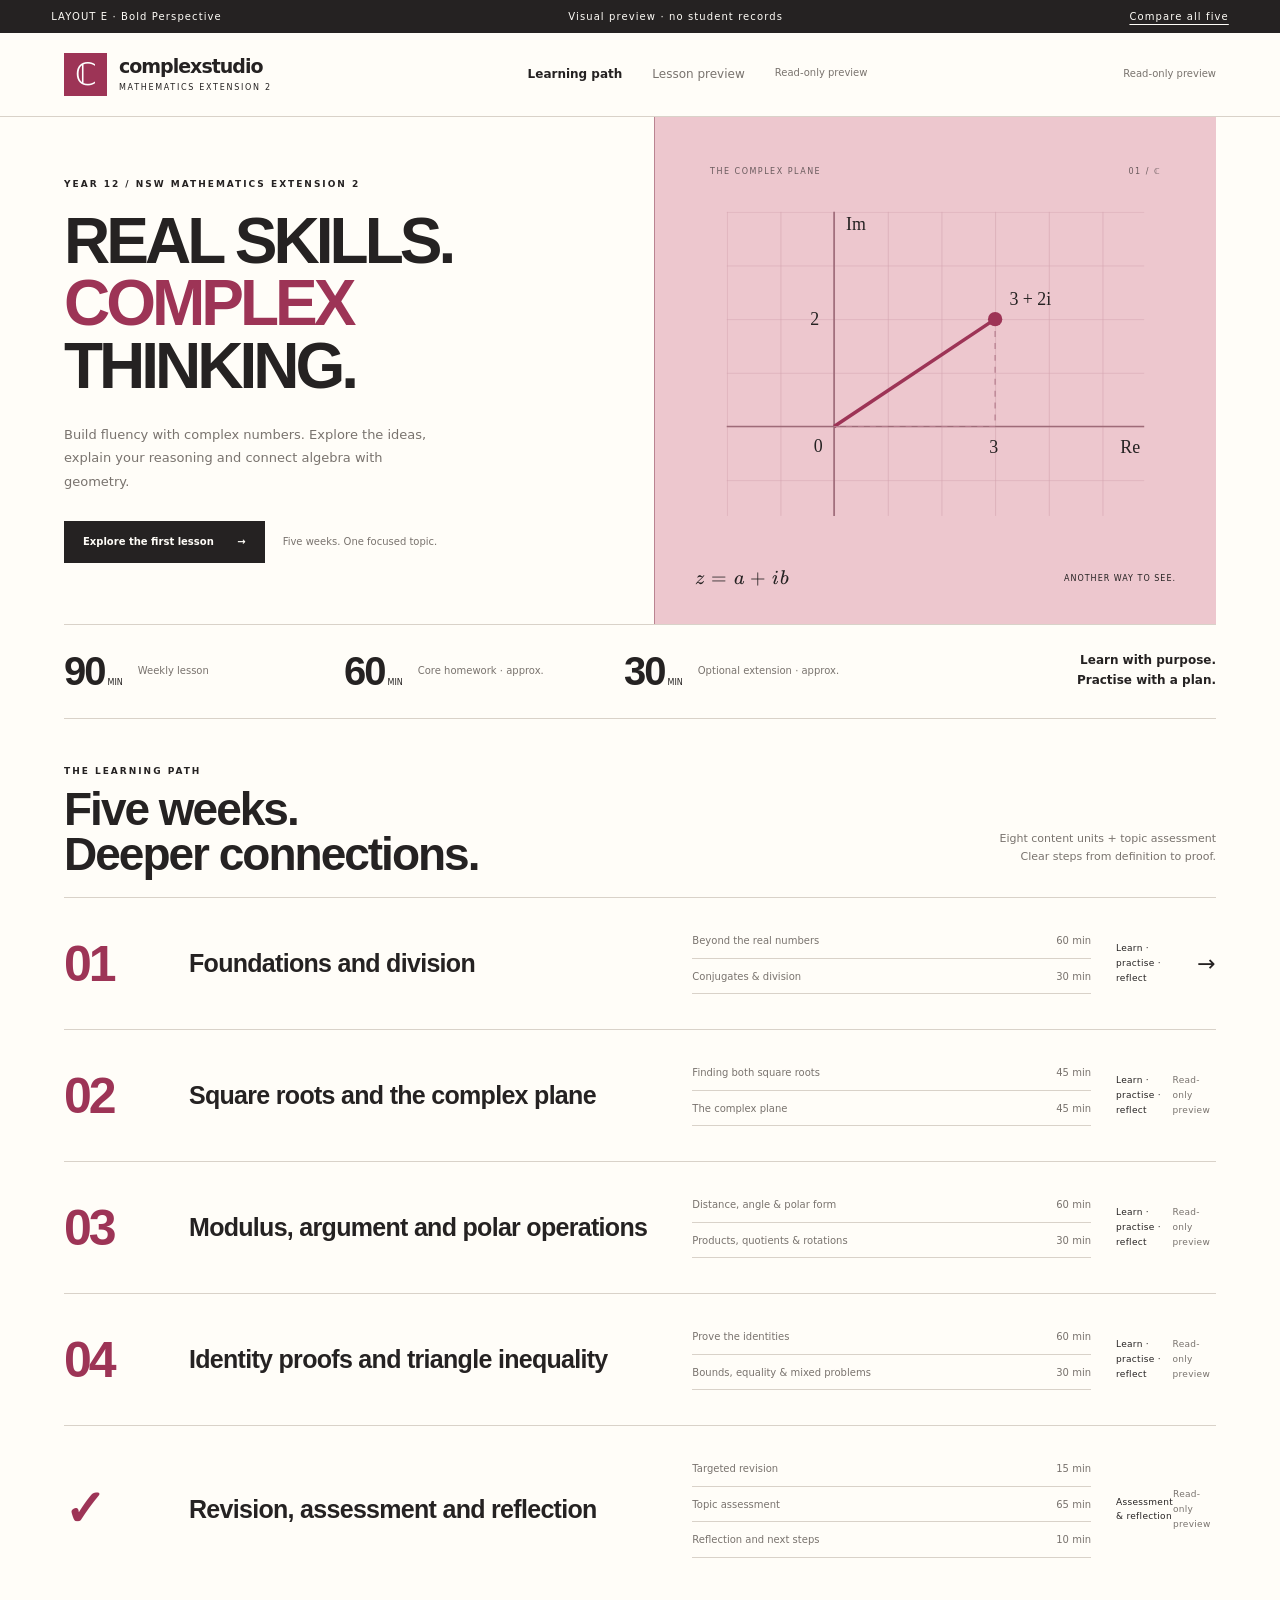
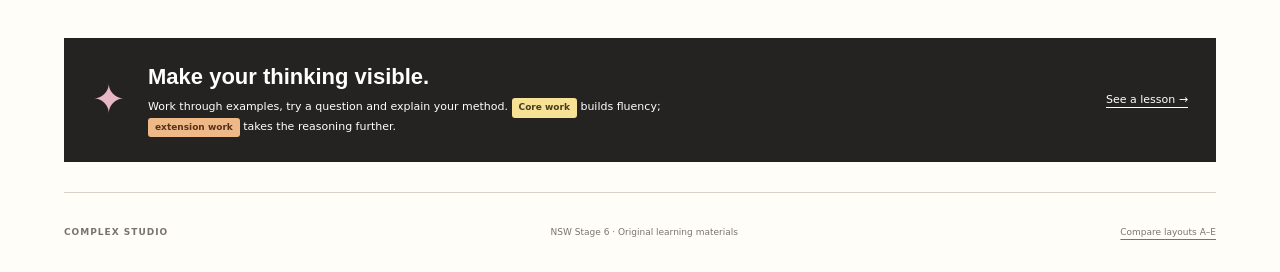
<file: e.html>
<!doctype html>
<html lang="en">
<head>
  <meta charset="utf-8"><meta name="viewport" content="width=device-width,initial-scale=1">
  <title>E · Bold Perspective · Complex Studio</title>
  <link rel="stylesheet" href="assets/design-options.css">
  <link rel="stylesheet" href="assets/katex/katex.min.css">
  <script defer src="assets/katex/katex.min.js"></script><script defer src="assets/katex/contrib/auto-render.min.js"></script>
  <script defer src="assets/design-options.js"></script>
</head>
<body class="design-e">
<a class="skip-link" href="#content">Skip to content</a>
<div class="preview-bar"><span>LAYOUT E · Bold Perspective</span><span>Visual preview · no student records</span><a href="layouts.html">Compare all five</a></div>
<div class="site-shell">
<header class="site-header">
  <a class="logo" href="e.html"><span class="logo-mark">ℂ</span><span>complex<span class="logo-second">studio</span><small>MATHEMATICS EXTENSION 2</small></span></a>
  <nav aria-label="Preview navigation"><a href="e.html" aria-current="page">Learning path</a><a href="e-lesson.html" >Lesson preview</a><span class="small-note">Read-only preview</span></nav>
  <span class="small-note">Read-only preview</span>
  <div class="rail-caption">YEAR 12<br>STAGE 6<br>NSW</div>
</header>
<main id="content">

<section class="hero">
  <div class="hero-copy"><p class="eyebrow">YEAR 12 / NSW MATHEMATICS EXTENSION 2</p><div class="topic-tag">TOPIC 01 · COMPLEX NUMBERS</div><h1>REAL SKILLS.<br><em>COMPLEX</em><br>THINKING.</h1><p class="intro">Build fluency with complex numbers. Explore the ideas, explain your reasoning and connect algebra with geometry.</p><div class="hero-actions"><a class="primary" href="e-lesson.html">Explore the first lesson <span aria-hidden="true">→</span></a><span class="small-note">Five weeks. One focused topic.</span></div></div>
  <div class="hero-visual"><div class="visual-top"><span>THE COMPLEX PLANE</span><span>01 / ℂ</span></div>
    <svg viewBox="0 0 420 320" role="img" aria-label="Argand diagram: 3 plus 2i is at coordinates (3,2); each grid interval is one unit."><defs><pattern id="grid" x="35" y="30" width="45" height="45" patternUnits="userSpaceOnUse"><path d="M45 0H0V45" fill="none" class="grid-line"/></pattern></defs><rect x="35" y="30" width="350" height="255" fill="url(#grid)"/><path d="M35 210H385 M125 30V285" class="axis-line"/><path d="M125 210L260 120" class="radius-line"/><path d="M260 120V210H125" class="guide-line"/><circle cx="260" cy="120" r="6" class="point"/><g class="graph-label"><text x="272" y="108">3 + 2i</text><text x="365" y="232">Re</text><text x="135" y="45">Im</text><text x="108" y="231">0</text><text x="255" y="232">3</text><text x="105" y="125">2</text></g></svg>
    <div class="visual-bottom"><span>\(z=a+ib\)</span><span>ANOTHER WAY TO SEE.</span></div>
  </div>
</section>
<section class="rhythm" aria-label="Weekly workload"><div><span class="rhythm-number">90<span>MIN</span></span><span>Weekly lesson</span></div><div><span class="rhythm-number">60<span>MIN</span></span><span>Core homework · approx.</span></div><div><span class="rhythm-number">30<span>MIN</span></span><span>Optional extension · approx.</span></div><p>Learn with purpose.<br>Practise with a plan.</p></section>
<section class="learning-path"><div class="section-heading"><div><p class="eyebrow">THE LEARNING PATH</p><h2>Five weeks.<br class="e-only"> Deeper connections.</h2></div><p>Eight content units + topic assessment<br>Clear steps from definition to proof.</p></div><div class="week-grid">
<article class="week-card"><div class="week-top"><span>WEEK 1</span><span class="week-icon">01</span></div><h3>Foundations and division</h3><div class="unit-list"><p>Beyond the real numbers<span>60 min</span></p><p>Conjugates &amp; division<span>30 min</span></p></div><div class="week-footer"><span>Learn · practise · reflect</span><a href="e-lesson.html" aria-label="Preview week 1">→</a></div></article><article class="week-card"><div class="week-top"><span>WEEK 2</span><span class="week-icon">02</span></div><h3>Square roots and the complex plane</h3><div class="unit-list"><p>Finding both square roots<span>45 min</span></p><p>The complex plane<span>45 min</span></p></div><div class="week-footer"><span>Learn · practise · reflect</span><span class="small-note">Read-only preview</span></div></article><article class="week-card"><div class="week-top"><span>WEEK 3</span><span class="week-icon">03</span></div><h3>Modulus, argument and polar operations</h3><div class="unit-list"><p>Distance, angle &amp; polar form<span>60 min</span></p><p>Products, quotients &amp; rotations<span>30 min</span></p></div><div class="week-footer"><span>Learn · practise · reflect</span><span class="small-note">Read-only preview</span></div></article><article class="week-card"><div class="week-top"><span>WEEK 4</span><span class="week-icon">04</span></div><h3>Identity proofs and triangle inequality</h3><div class="unit-list"><p>Prove the identities<span>60 min</span></p><p>Bounds, equality &amp; mixed problems<span>30 min</span></p></div><div class="week-footer"><span>Learn · practise · reflect</span><span class="small-note">Read-only preview</span></div></article><article class="week-card"><div class="week-top"><span>WEEK 5</span><span class="week-icon">✓</span></div><h3>Revision, assessment and reflection</h3><div class="unit-list"><p>Targeted revision<span>15 min</span></p><p>Topic assessment<span>65 min</span></p><p>Reflection and next steps<span>10 min</span></p></div><div class="week-footer"><span>Assessment & reflection</span><span class="small-note">Read-only preview</span></div></article>
</div></section>
<section class="practice-note"><span class="note-symbol">✦</span><div><h3>Make your thinking visible.</h3><p>Work through examples, try a question and explain your method. <span class="core-label">Core work</span> builds fluency; <span class="extension-label">extension work</span> takes the reasoning further.</p></div><a href="e-lesson.html">See a lesson →</a></section>

<footer><span>COMPLEX STUDIO</span><span>NSW Stage 6 · Original learning materials</span><a href="layouts.html">Compare layouts A–E</a></footer>
</main></div></body></html>
</file>
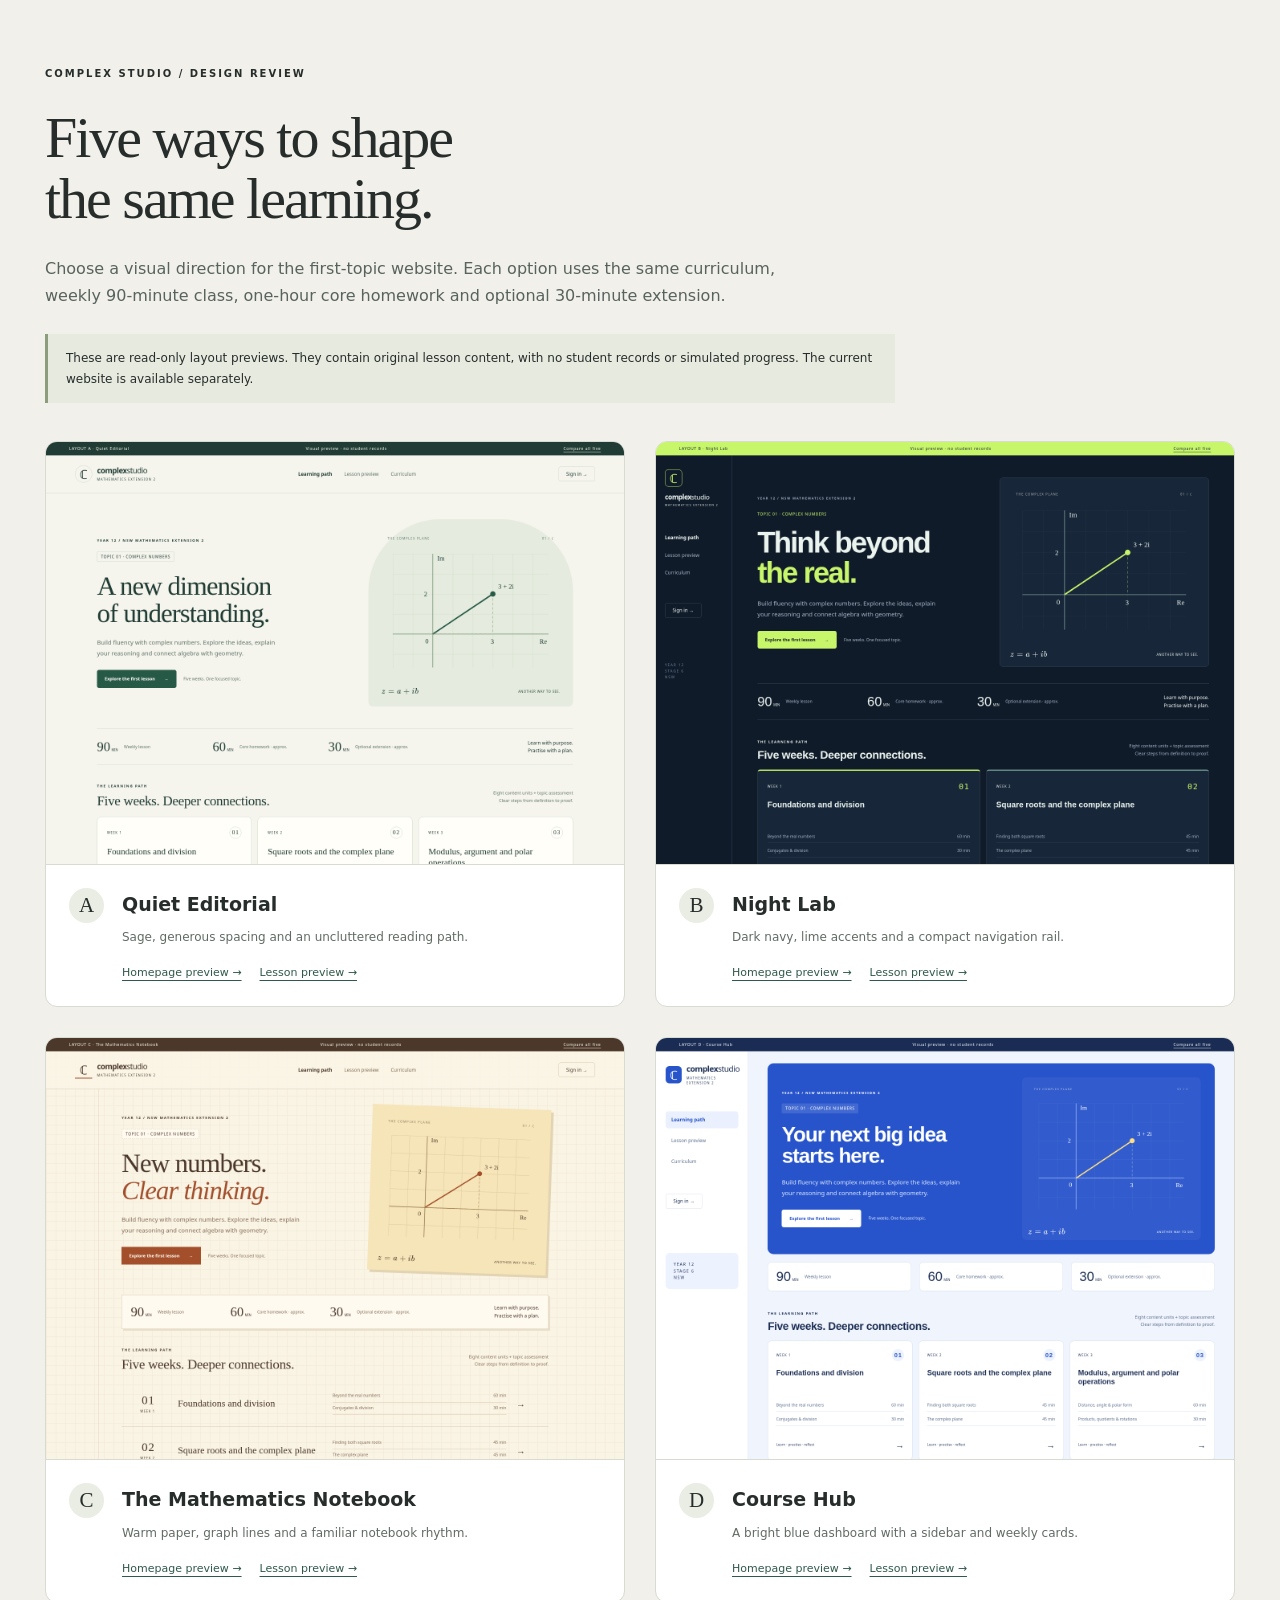
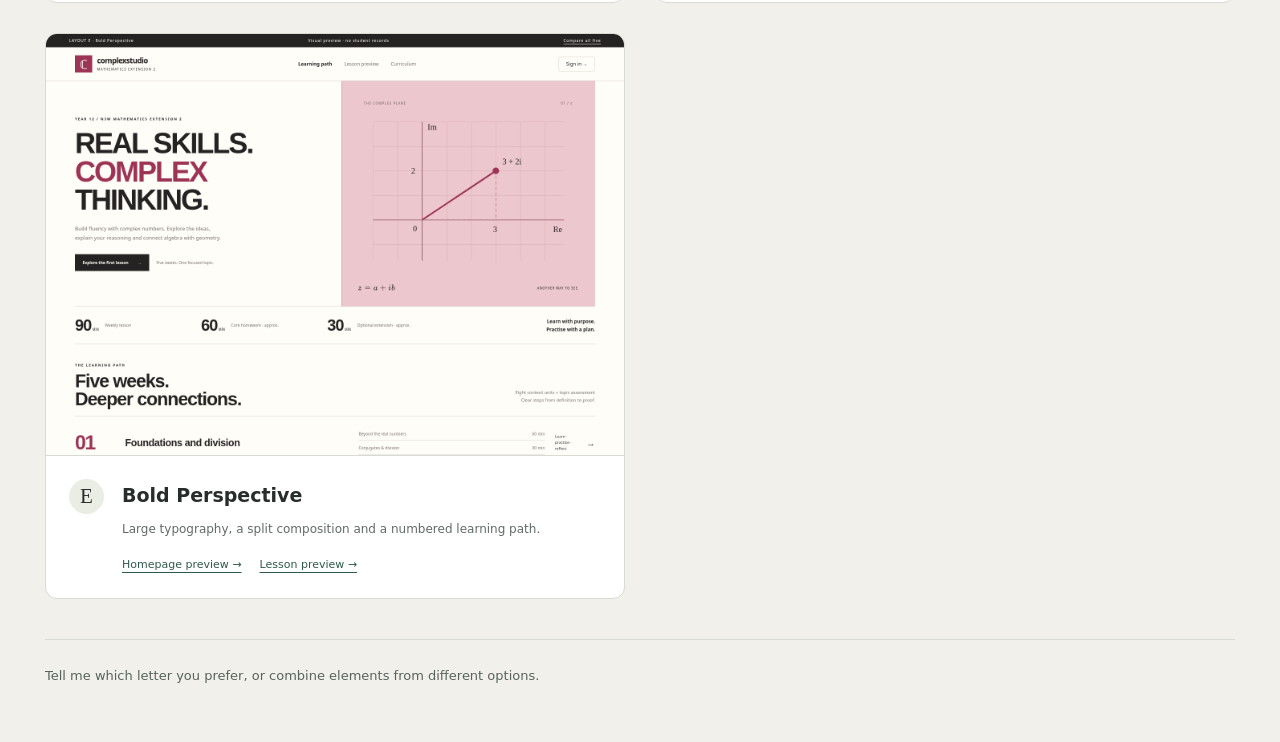
<file: layouts.html>
<!doctype html><html lang="en"><head><meta charset="utf-8"><meta name="viewport" content="width=device-width,initial-scale=1"><title>Five website layout options · Complex Studio</title><link rel="stylesheet" href="assets/design-gallery.css"></head><body><main><p class="eyebrow">COMPLEX STUDIO / DESIGN REVIEW</p><h1>Five ways to shape<br>the same learning.</h1><p class="intro">Choose a visual direction for the first-topic website. Each option uses the same curriculum, weekly 90-minute class, one-hour core homework and optional 30-minute extension.</p><p class="notice">These are read-only layout previews. They contain original lesson content, with no student records or simulated progress. The current website is available separately.</p><div class="gallery"><article><a class="image-link" href="a.html"><img src="assets/previews/a.png" alt="Layout A, Quiet Editorial homepage preview" width="1440" height="1050"></a><div class="card-copy"><span class="letter">A</span><div><h2>Quiet Editorial</h2><p>Sage, generous spacing and an uncluttered reading path.</p><nav><a href="a.html">Homepage preview →</a><a href="a-lesson.html">Lesson preview →</a></nav></div></div></article><article><a class="image-link" href="b.html"><img src="assets/previews/b.png" alt="Layout B, Night Lab homepage preview" width="1440" height="1050"></a><div class="card-copy"><span class="letter">B</span><div><h2>Night Lab</h2><p>Dark navy, lime accents and a compact navigation rail.</p><nav><a href="b.html">Homepage preview →</a><a href="b-lesson.html">Lesson preview →</a></nav></div></div></article><article><a class="image-link" href="c.html"><img src="assets/previews/c.png" alt="Layout C, The Mathematics Notebook homepage preview" width="1440" height="1050"></a><div class="card-copy"><span class="letter">C</span><div><h2>The Mathematics Notebook</h2><p>Warm paper, graph lines and a familiar notebook rhythm.</p><nav><a href="c.html">Homepage preview →</a><a href="c-lesson.html">Lesson preview →</a></nav></div></div></article><article><a class="image-link" href="d.html"><img src="assets/previews/d.png" alt="Layout D, Course Hub homepage preview" width="1440" height="1050"></a><div class="card-copy"><span class="letter">D</span><div><h2>Course Hub</h2><p>A bright blue dashboard with a sidebar and weekly cards.</p><nav><a href="d.html">Homepage preview →</a><a href="d-lesson.html">Lesson preview →</a></nav></div></div></article><article><a class="image-link" href="e.html"><img src="assets/previews/e.png" alt="Layout E, Bold Perspective homepage preview" width="1440" height="1050"></a><div class="card-copy"><span class="letter">E</span><div><h2>Bold Perspective</h2><p>Large typography, a split composition and a numbered learning path.</p><nav><a href="e.html">Homepage preview →</a><a href="e-lesson.html">Lesson preview →</a></nav></div></div></article></div><footer>Tell me which letter you prefer, or combine elements from different options.</footer></main></body></html>
</file>
<file: assets/design-options.css>
*{box-sizing:border-box}:root{--bg:#f5f5ed;--panel:#fffef9;--ink:#203c34;--muted:#64776c;--accent:#275947;--line:#d3ded0;--display:Georgia,serif;--body:system-ui,sans-serif}html{scroll-behavior:smooth}body{margin:0;color:var(--ink);background:var(--bg);font:15px/1.65 var(--body)}a{color:inherit;text-underline-offset:4px}button,a{touch-action:manipulation}:focus-visible{outline:3px solid #b66e21;outline-offset:5px}.skip-link{position:absolute;top:-100px}.skip-link:focus{top:5px;background:white;padding:10px;z-index:20}.preview-bar{display:flex;justify-content:space-between;align-items:center;gap:16px;padding:9px 4%;background:var(--ink);color:var(--bg);font:10px/1.5 system-ui,sans-serif;letter-spacing:1.1px}.preview-bar a{color:inherit}.site-header{display:flex;justify-content:space-between;gap:30px;align-items:center;padding:25px 5%;border-bottom:1px solid var(--line)}.logo{display:flex;gap:12px;align-items:center;text-decoration:none;font-size:19px;font-weight:600;letter-spacing:-.8px;line-height:1.2}.logo-mark{font:31px Georgia;border:1px solid var(--line);width:43px;height:43px;border-radius:50%;display:grid;place-items:center}.logo-second{font-weight:350}.logo small{display:block;font:8px/1.5 system-ui;letter-spacing:1.7px;margin-top:5px}.site-header nav{display:flex;gap:30px;font-size:12px;color:var(--muted)}.site-header nav a{text-decoration:none}.site-header nav a[aria-current]{color:var(--ink);font-weight:750}.sign-in{text-decoration:none;border:1px solid var(--line);padding:8px 18px;border-radius:5px;font-size:12px}.rail-caption{display:none}main{max-width:1330px;margin:auto;padding:0 5%}.hero{display:grid;grid-template-columns:1.2fr 1fr;gap:65px;align-items:center;padding:65px 0 55px}.eyebrow{font:700 9px/1.6 var(--body);letter-spacing:2px;margin:0 0 18px;text-transform:uppercase}.topic-tag{font-size:10px;border:1px solid var(--line);display:inline-block;padding:4px 9px;border-radius:3px;letter-spacing:1px;margin-bottom:8px}h1{font:normal clamp(44px,4.6vw,70px)/1.03 var(--display);letter-spacing:-2px;margin:18px 0 25px}h1 em{font-weight:normal}h2{font:normal 34px/1.15 var(--display);letter-spacing:-.6px;margin:8px 0 18px}h3{font:normal 22px/1.25 var(--display);margin:12px 0}.intro{max-width:450px;color:var(--muted);font-size:15px;line-height:1.8}.hero-actions{display:flex;align-items:center;gap:18px;flex-wrap:wrap;margin-top:28px}.primary{display:inline-block;padding:13px 19px;background:var(--accent);color:var(--panel);text-decoration:none;font-size:11px;font-weight:650;border-radius:5px}.primary span{margin-left:20px}.small-note{font-size:10px;color:var(--muted)}.hero-visual{padding:22px;background:#e5ecdf;border-radius:180px 180px 12px 12px;min-width:0}.visual-top{display:flex;justify-content:space-between;font:8px system-ui;letter-spacing:1.5px;padding:20px 25px 0;opacity:.65}.hero-visual svg{width:100%;height:auto;display:block}.grid-line{stroke:#c9d7bf;stroke-width:1}.axis-line{stroke:#769478;stroke-width:1.4;fill:none}.radius-line{stroke:var(--accent);stroke-width:3;fill:none}.guide-line{stroke:#90a47f;stroke-dasharray:5 5;fill:none}.point{fill:var(--accent)}.graph-label{font:15px Georgia;fill:var(--ink)}.visual-bottom{display:flex;justify-content:space-between;align-items:center;padding:8px 10px 3px;font:8px system-ui;letter-spacing:1px}.visual-bottom .katex{font-size:20px}.rhythm{display:grid;grid-template-columns:repeat(3,1fr) 1.2fr;gap:20px;padding:25px 0;border-top:1px solid var(--line);border-bottom:1px solid var(--line);align-items:center}.rhythm>div{display:flex;align-items:center;gap:15px;font-size:10px;color:var(--muted)}.rhythm-number{font:33px var(--display);color:var(--ink)}.rhythm-number span{font:8px var(--body);margin-left:3px}.rhythm p{font-size:12px;margin:0;text-align:right}.learning-path{padding:45px 0}.section-heading{display:flex;justify-content:space-between;align-items:end;gap:20px;margin-bottom:20px}.section-heading .eyebrow{margin-bottom:9px}.section-heading h2{margin:0}.section-heading>p{font-size:11px;color:var(--muted);text-align:right}.week-grid{display:grid;grid-template-columns:repeat(3,1fr);gap:15px}.week-card{background:var(--panel);border:1px solid var(--line);padding:24px;border-radius:11px;min-width:0;display:flex;flex-direction:column}.week-top{display:flex;justify-content:space-between;align-items:center;font-size:8px;letter-spacing:1.5px}.week-icon{border:1px solid var(--line);width:30px;height:30px;border-radius:50%;display:grid;place-items:center;font:15px Georgia}.week-card h3{margin:18px 0;min-height:55px}.unit-list{font-size:10px;color:var(--muted);flex:1}.unit-list p{display:flex;justify-content:space-between;gap:12px;padding-bottom:8px;border-bottom:1px solid var(--line)}.unit-list span{white-space:nowrap}.week-footer{display:flex;justify-content:space-between;align-items:center;margin-top:18px;font-size:8px;letter-spacing:.3px}.week-footer a{font-size:22px;text-decoration:none}.practice-note{display:flex;gap:22px;padding:25px 28px;background:#e5ecdf;border-radius:10px;align-items:center}.practice-note h3{margin:0 0 8px}.practice-note p{font-size:11px;margin:0;max-width:600px}.practice-note>a{font-size:11px;white-space:nowrap;margin-left:auto}.note-symbol{font:40px Georgia}.core-label,.extension-label{display:inline-block;font:700 9px/1.5 var(--body);padding:3px 7px;border-radius:3px;color:#473d20;background:#f6e195}.extension-label{background:#efb887;color:#56321e}footer{display:flex;justify-content:space-between;gap:20px;padding:32px 0;font-size:9px;color:var(--muted);margin-top:30px;border-top:1px solid var(--line)}footer span:first-child{letter-spacing:1px;font-weight:750}.e-only{display:none}.lesson-shell{display:grid;grid-template-columns:200px minmax(0,1fr);gap:60px;padding:48px 0}.lesson-menu{align-self:start;position:sticky;top:20px}.lesson-menu>a{display:block;font-size:12px;padding:9px 0;text-decoration:none}.lesson-menu>.eyebrow{margin-top:32px;font-size:8px}.lesson-menu>p:last-child{font-size:10px;color:var(--muted);margin-top:30px}.lesson-body{max-width:750px}.lesson-body h1{font-size:65px}.lesson-body>section{margin:35px 0;padding-top:15px}.lesson-body>section>p:not(.eyebrow){font-size:14px;line-height:1.9}.intentions{padding:25px!important;background:#e5ecdf;border-radius:9px}.intentions ul{padding-left:20px;font-size:13px}.criteria{border-top:1px solid var(--line);padding-top:14px;font-size:12px!important}.worked-example{border-left:3px solid var(--accent);padding:18px 25px!important;background:var(--panel)}.practice-card{border:1px solid var(--line);border-left:5px solid #e6c65b;padding:25px!important;border-radius:8px;background:var(--panel)}.answer-placeholder{padding:16px;border:1px dashed var(--line);color:var(--muted);font-size:12px!important}.katex-display{overflow:auto}
/* B: a navigation rail and a high-contrast laboratory canvas. */
.design-b{--bg:#101b2a;--panel:#172638;--ink:#eaf3ee;--muted:#a3b4c3;--accent:#c8f66b;--line:#344353;--display:Arial,sans-serif}.design-b .preview-bar{background:#c8f66b;color:#172638}.design-b .site-shell{display:grid;grid-template-columns:190px minmax(0,1fr)}.design-b .site-header{display:flex;flex-direction:column;align-items:start;justify-content:start;padding:35px 22px;border:0;border-right:1px solid var(--line)}.design-b .logo{font-size:17px;flex-wrap:wrap;gap:16px}.design-b .logo-mark{border-radius:9px;color:var(--accent);border-color:var(--accent)}.design-b .logo small{font-size:7px}.design-b nav{flex-direction:column;gap:24px;margin-top:35px}.design-b .sign-in{margin-top:35px}.design-b .rail-caption{display:block;font-size:9px;letter-spacing:2px;color:#71869a;margin-top:80px}.design-b main{width:100%;max-width:1280px;padding:0 5%}.design-b .hero{gap:30px;padding:55px 0 40px;grid-template-columns:1.1fr 1fr}.design-b h1{font-size:clamp(45px,5.1vw,78px);font-weight:800;letter-spacing:-4px;line-height:1.02}.design-b h1 em{font-style:normal;color:var(--accent);font-weight:800}.design-b .topic-tag{border:0;padding:0;color:var(--accent)}.design-b .hero-copy>.eyebrow{color:var(--muted);font-size:8px}.design-b .hero-visual{border-radius:10px;background:#172638;border:1px solid var(--line);padding:15px}.design-b .grid-line{stroke:#2c4050}.design-b .axis-line{stroke:#7c9b9b}.design-b .guide-line{stroke:#809661}.design-b .primary{color:#132029;font-weight:800}.design-b .week-grid{grid-template-columns:repeat(2,1fr)}.design-b .week-card{border-radius:6px;border-top:3px solid #6b938b}.design-b .week-card:first-child{border-top-color:var(--accent)}.design-b .week-icon{color:var(--accent);border:0;font-family:monospace;font-size:20px}.design-b h2{font-weight:700;font-size:28px}.design-b h3{font-weight:650;font-size:20px}.design-b .practice-note,.design-b .intentions{background:#20352f}.design-b .lesson-shell{grid-template-columns:150px minmax(0,1fr);gap:35px}.design-b .lesson-body h1{font-size:64px}.design-b .core-label{color:#473d20}
/* C: notebook spine, paper texture and an ordered vertical reading path. */
.design-c{--bg:#faf4e5;--panel:#fffaf0;--ink:#4b382b;--muted:#88705c;--accent:#a34f2b;--line:#dccbb4;--display:Georgia,serif;background-image:linear-gradient(#d5c6af38 1px,transparent 1px),linear-gradient(90deg,#d5c6af38 1px,transparent 1px);background-size:24px 24px}.design-c .site-header{background:#faf4e5ed}.design-c .logo-mark{border:0;border-bottom:2px solid var(--accent);border-radius:0}.design-c main{max-width:1180px;border-left:1px solid #d78d7155;margin-left:9%;padding-left:4%;padding-right:4%}.design-c .hero{grid-template-columns:1.3fr 1fr;gap:40px;padding-top:45px}.design-c h1{font-size:66px}.design-c h1 em{color:var(--accent)}.design-c .hero-visual{background:#f6e5b9;border-radius:0;transform:rotate(2deg);box-shadow:6px 6px 0 #e2d3b2;padding:15px}.design-c .grid-line{stroke:#c8b685}.design-c .axis-line{stroke:#94754a}.design-c .guide-line{stroke:#aa894c}.design-c .topic-tag{background:var(--panel);border-style:dashed}.design-c .primary{border-radius:0}.design-c .rhythm{background:#fffaf0;padding:22px;border:1px solid var(--line);box-shadow:4px 4px 0 #e9dec8}.design-c .week-grid{grid-template-columns:1fr;gap:0}.design-c .week-card{display:grid;grid-template-columns:100px 1fr 1.2fr 65px;gap:25px;align-items:center;border:0;border-bottom:1px solid var(--line);border-radius:0;padding:25px 15px;background:transparent}.design-c .week-top{flex-direction:column-reverse;gap:8px}.design-c .week-icon{border:0;font-size:30px}.design-c .week-card h3{min-height:0;margin:0;font-size:24px}.design-c .week-footer{margin:0}.design-c .week-footer span{display:none}.design-c .unit-list p{margin:5px 0}.design-c .practice-note{border-radius:0;background:#f2e4bd;border:1px solid var(--line)}.design-c .intentions{background:#f4e8cb;border-radius:0}.design-c .practice-card{border-radius:0}.design-c .lesson-menu{border-right:1px solid var(--line);padding-right:20px}
/* D: sidebar course hub with a broad banner and structured week tiles. */
.design-d{--bg:#f0f4fc;--panel:#fff;--ink:#1a2c53;--muted:#607292;--accent:#2754cb;--line:#d9e2f2;--display:Arial,sans-serif}.design-d .site-shell{display:grid;grid-template-columns:230px minmax(0,1fr)}.design-d .site-header{background:white;flex-direction:column;align-items:start;justify-content:start;padding:32px 24px;border:0;border-right:1px solid var(--line)}.design-d .logo{font-size:20px}.design-d .logo-mark{border-radius:9px;background:#2754cb;color:white;border:0}.design-d nav{flex-direction:column;gap:10px;margin-top:35px;width:100%}.design-d nav a{padding:11px 14px;border-radius:7px}.design-d nav a[aria-current]{background:#eaf0fd;color:#2754cb}.design-d .sign-in{margin-top:30px}.design-d .rail-caption{display:block;margin-top:80px;background:#edf2ff;border-radius:10px;padding:20px;width:100%;font-size:10px;letter-spacing:2px}.design-d main{padding:30px 4% 0;width:100%}.design-d .hero{padding:35px;background:#2754cb;color:white;border-radius:15px;gap:20px;grid-template-columns:1.3fr 1fr}.design-d .hero h1{font-size:clamp(38px,3.6vw,56px);font-weight:750;letter-spacing:-2px}.design-d .hero .intro,.design-d .hero .small-note{color:#d7e3ff}.design-d .hero .eyebrow{font-size:8px}.design-d .topic-tag{border:0;background:#ffffff20}.design-d .primary{background:#fff;color:#2754cb}.design-d .hero-visual{background:#ffffff0d;border-radius:10px;padding:5px}.design-d .hero-visual .graph-label{fill:white}.design-d .grid-line{stroke:#5075d7}.design-d .axis-line{stroke:#9eb8ff}.design-d .radius-line{stroke:#ffdf83}.design-d .point{fill:#ffdf83}.design-d .guide-line{stroke:#94addf}.design-d .visual-bottom,.design-d .visual-top{font-size:7px}.design-d .rhythm{margin-top:20px;border:0;padding:0;grid-template-columns:repeat(3,1fr)}.design-d .rhythm>div{background:white;border:1px solid var(--line);padding:16px 20px;border-radius:9px;justify-content:start}.design-d .rhythm p{display:none}.design-d .week-grid{grid-template-columns:repeat(3,1fr)}.design-d .week-card{border-radius:10px;padding:20px}.design-d .week-card h3{font-weight:700;font-size:18px}.design-d .week-icon{border:0;background:#edf2ff;color:#2754cb;font-family:Arial;font-weight:750}.design-d h2{font-size:27px;font-weight:750}.design-d .practice-note,.design-d .intentions{background:#e3ebfc}.design-d .practice-note h3{font-weight:700;font-size:20px}.design-d .lesson-shell{grid-template-columns:150px minmax(0,1fr);gap:30px}.design-d .lesson-body h1{font-size:55px;font-weight:750}.design-d .practice-card .primary{background:#2754cb;color:white}
/* E: poster-like split cover and a typographic timeline. */
.design-e{--bg:#fffdf8;--panel:#fffdf8;--ink:#252222;--muted:#79736e;--accent:#9d3456;--line:#d9d2c9;--display:Arial,sans-serif}.design-e .site-header{padding-top:20px;padding-bottom:20px}.design-e .logo{font-weight:850;letter-spacing:-1px}.design-e .logo-mark{border:0;background:#9d3456;color:white;border-radius:0}.design-e .logo-second{font-weight:850}.design-e main{max-width:1500px;padding:0 5%}.design-e .hero{padding:0;gap:0;grid-template-columns:1.05fr 1fr;border-bottom:1px solid var(--line)}.design-e .hero-copy{padding:48px 35px 48px 0}.design-e .topic-tag{display:none}.design-e .hero h1{font-size:clamp(48px,5vw,79px);font-weight:900;letter-spacing:-4px;line-height:.98}.design-e h1 em{font-style:normal;font-weight:900;color:#9d3456}.design-e .hero .intro{font-size:13px;max-width:370px}.design-e .hero-visual{height:100%;border-radius:0;background:#edc7ce;padding:30px;display:flex;flex-direction:column;justify-content:center;border-left:1px solid #ba8491}.design-e .grid-line{stroke:#d4a3af}.design-e .axis-line{stroke:#9e6b78}.design-e .guide-line{stroke:#b47c8c}.design-e .primary{border-radius:0;background:var(--ink);font-size:10px}.design-e .rhythm{border-top:0;padding:24px 0}.design-e .rhythm-number{font:900 40px Arial;letter-spacing:-2px}.design-e .rhythm-number span{letter-spacing:0}.design-e .rhythm p{font-weight:700}.design-e .section-heading h2{font:800 46px/.98 Arial;letter-spacing:-2px}.design-e .e-only{display:block}.design-e .week-grid{grid-template-columns:1fr;gap:0}.design-e .week-card{display:grid;grid-template-columns:100px 1.2fr 1fr 100px;gap:25px;align-items:center;border:0;border-top:1px solid var(--line);border-radius:0;padding:25px 0}.design-e .week-icon{font:800 50px Arial;border:0;width:auto;height:auto;color:#9d3456;letter-spacing:-3px}.design-e .week-top>span:first-child{display:none}.design-e .week-card h3{font:700 25px Arial;min-height:0;margin:0;letter-spacing:-.7px}.design-e .week-footer{margin:0}.design-e .week-footer span{font-size:9px;max-width:60px}.design-e .practice-note{border:0;border-radius:0;background:#252222;color:white}.design-e .note-symbol{color:#e9b8c8}.design-e .practice-note h3{font-weight:750}.design-e .intentions{border-radius:0;background:#f3dce1}.design-e .worked-example{border-color:#9d3456;background:#f7eeed}.design-e .lesson-body h1{font:800 66px/.98 Arial;letter-spacing:-3px}.design-e .practice-card{border-radius:0}
@media(min-width:1600px){.design-b .site-shell,.design-d .site-shell{max-width:1600px;margin:auto}.hero{padding-top:80px}}
@media(max-width:1050px){.design-b .site-shell,.design-d .site-shell{grid-template-columns:160px minmax(0,1fr)}.design-b .site-header,.design-d .site-header{padding:25px 16px}.hero{gap:25px}.design-d .hero{padding:25px}.design-d .hero h1{font-size:40px}.week-grid,.design-d .week-grid{grid-template-columns:repeat(2,1fr)}.design-d .hero-visual{display:none}.design-d .hero{grid-template-columns:1fr}.rhythm{gap:12px}.rhythm>div{gap:9px}.rhythm p{font-size:10px}.design-c .week-card,.design-e .week-card{grid-template-columns:65px 1fr 1fr;gap:15px}.design-c .week-footer,.design-e .week-footer{display:none}.lesson-shell{gap:30px;grid-template-columns:160px minmax(0,1fr)}}
@media(max-width:760px){.preview-bar{font-size:8px;gap:10px}.preview-bar>span:nth-child(2){display:none}.site-header{gap:18px;flex-wrap:wrap;padding:18px 5%}.site-header nav{order:3;width:100%;gap:25px}.site-header .sign-in{margin-left:auto}.hero{padding:35px 0;grid-template-columns:1fr 1fr;gap:20px}h1{font-size:44px;letter-spacing:-1.6px}.hero .eyebrow{font-size:7px}.intro{font-size:12px}.topic-tag{font-size:8px}.hero-actions{gap:12px}.small-note{font-size:9px}.hero-visual{padding:7px;border-radius:100px 100px 10px 10px}.visual-top{font-size:6px;padding:25px 15px 0}.visual-bottom{font-size:6px}.visual-bottom .katex{font-size:16px}.rhythm{grid-template-columns:repeat(3,1fr)}.rhythm p{display:none}.rhythm>div{flex-direction:column;gap:3px;align-items:start}.section-heading{align-items:start}.section-heading>p{font-size:9px}.section-heading h2{font-size:27px}.practice-note{gap:15px;flex-wrap:wrap}.practice-note>a{margin-left:0}.practice-note>div{flex:1;min-width:200px}.design-b .site-shell,.design-d .site-shell{display:block}.design-b .site-header,.design-d .site-header{flex-direction:row;align-items:center;flex-wrap:wrap;border-bottom:1px solid var(--line);padding:18px 5%;gap:15px}.design-b .logo,.design-d .logo{flex-wrap:nowrap}.design-b nav,.design-d nav{flex-direction:row;margin:0;gap:20px;width:100%;order:3}.design-d nav a{padding:0;background:none!important}.design-b .sign-in,.design-d .sign-in{margin:0 0 0 auto}.rail-caption{display:none!important}.design-b h1{font-size:46px;letter-spacing:-2px}.design-b .hero{padding-top:35px}.design-b .hero-visual{padding:5px}.design-c main{margin-left:5%;padding-left:5%}.design-c .hero h1{font-size:46px}.design-e .hero h1{font-size:46px;letter-spacing:-2px}.design-e .hero-copy{padding:30px 20px 30px 0}.design-e .hero-visual{padding:5px}.design-e .section-heading h2{font-size:36px}.lesson-shell,.design-b .lesson-shell,.design-d .lesson-shell{display:block;padding:25px 0}.lesson-menu{position:static;display:flex;gap:18px;overflow:auto;margin-bottom:25px;border:0!important;padding:0!important}.lesson-menu>a{white-space:nowrap;font-size:10px}.lesson-menu p{display:none}.lesson-body h1,.design-b .lesson-body h1,.design-d .lesson-body h1,.design-e .lesson-body h1{font-size:48px}footer{font-size:8px;flex-wrap:wrap}}
@media(max-width:500px){main{padding:0 6%}.hero,.design-b .hero,.design-c .hero,.design-e .hero{grid-template-columns:1fr}.hero-visual{max-width:100%;border-radius:12px;padding:5px 20px}.hero-visual svg{height:220px}.visual-top{padding-top:15px;font-size:7px}.visual-bottom{font-size:7px}.hero-copy{padding:0!important}.hero h1,.design-c .hero h1{font-size:52px}.hero .intro{font-size:14px}.topic-tag{font-size:9px}.eyebrow,.hero .eyebrow{font-size:8px}.week-grid,.design-b .week-grid,.design-d .week-grid{grid-template-columns:1fr}.week-card h3{min-height:0}.section-heading>p{display:none}.rhythm-number{font-size:28px}.rhythm>div{font-size:8px}.design-c .hero-visual{transform:none;padding:5px 20px}.design-c .rhythm{padding:15px}.design-c .week-card,.design-e .week-card{grid-template-columns:45px 1fr;gap:15px}.design-c .unit-list,.design-e .unit-list{grid-column:2}.design-c .week-card h3{font-size:22px}.design-e .hero{padding-top:30px}.design-e .hero h1{font-size:60px}.design-e .hero-visual{border:0;padding:5px 20px}.design-e .week-icon{font-size:37px}.design-d .rhythm>div{padding:15px 9px}.design-d .hero h1{font-size:43px}.practice-note{padding:20px}.practice-note p{font-size:12px}.note-symbol{display:none}.site-header nav{font-size:11px}.logo{font-size:18px}.lesson-body>section>p:not(.eyebrow){font-size:13px}.lesson-body h2{font-size:27px}}
</file>
<file: assets/design-gallery.css>
*{box-sizing:border-box}body{margin:0;background:#f1f0eb;color:#272d2b;font:15px/1.7 system-ui,sans-serif}main{max-width:1380px;margin:auto;padding:55px 45px}.eyebrow{font-size:10px;letter-spacing:2px;font-weight:750}h1{font:normal 58px/1.06 Georgia,serif;letter-spacing:-2px;margin:25px 0}p.intro{font-size:16px;max-width:770px;color:#58635d}.notice{padding:14px 18px;border-left:3px solid #8b9d7b;background:#e7eadf;font-size:12px;max-width:850px;margin:25px 0 38px}.gallery{display:grid;grid-template-columns:repeat(2,minmax(0,1fr));gap:30px}article{border:1px solid #d8dbd1;background:#fff;border-radius:12px;overflow:hidden}.image-link{display:block;background:#e1e4de;border-bottom:1px solid #d8dbd1}img{display:block;width:100%;height:auto;aspect-ratio:1440/1050;object-fit:cover;object-position:top}.card-copy{display:flex;gap:18px;padding:23px}.letter{display:grid;place-items:center;flex-shrink:0;width:35px;height:35px;background:#e9ede3;border-radius:50%;font:21px Georgia}h2{font-size:19px;margin:0 0 7px}article p{font-size:12px;color:#616b64;margin:0 0 17px}nav{display:flex;flex-wrap:wrap;gap:18px}nav a{font-size:11px;color:#2f5948;text-underline-offset:4px}footer{margin-top:40px;border-top:1px solid #d8dbd1;padding-top:25px;font-size:13px;color:#58635d}a:focus-visible{outline:3px solid #a26226;outline-offset:3px}@media(max-width:650px){main{padding:28px 20px}h1{font-size:43px}.gallery{grid-template-columns:1fr;gap:22px}.card-copy{padding:18px}.notice{font-size:11px}}
</file>
